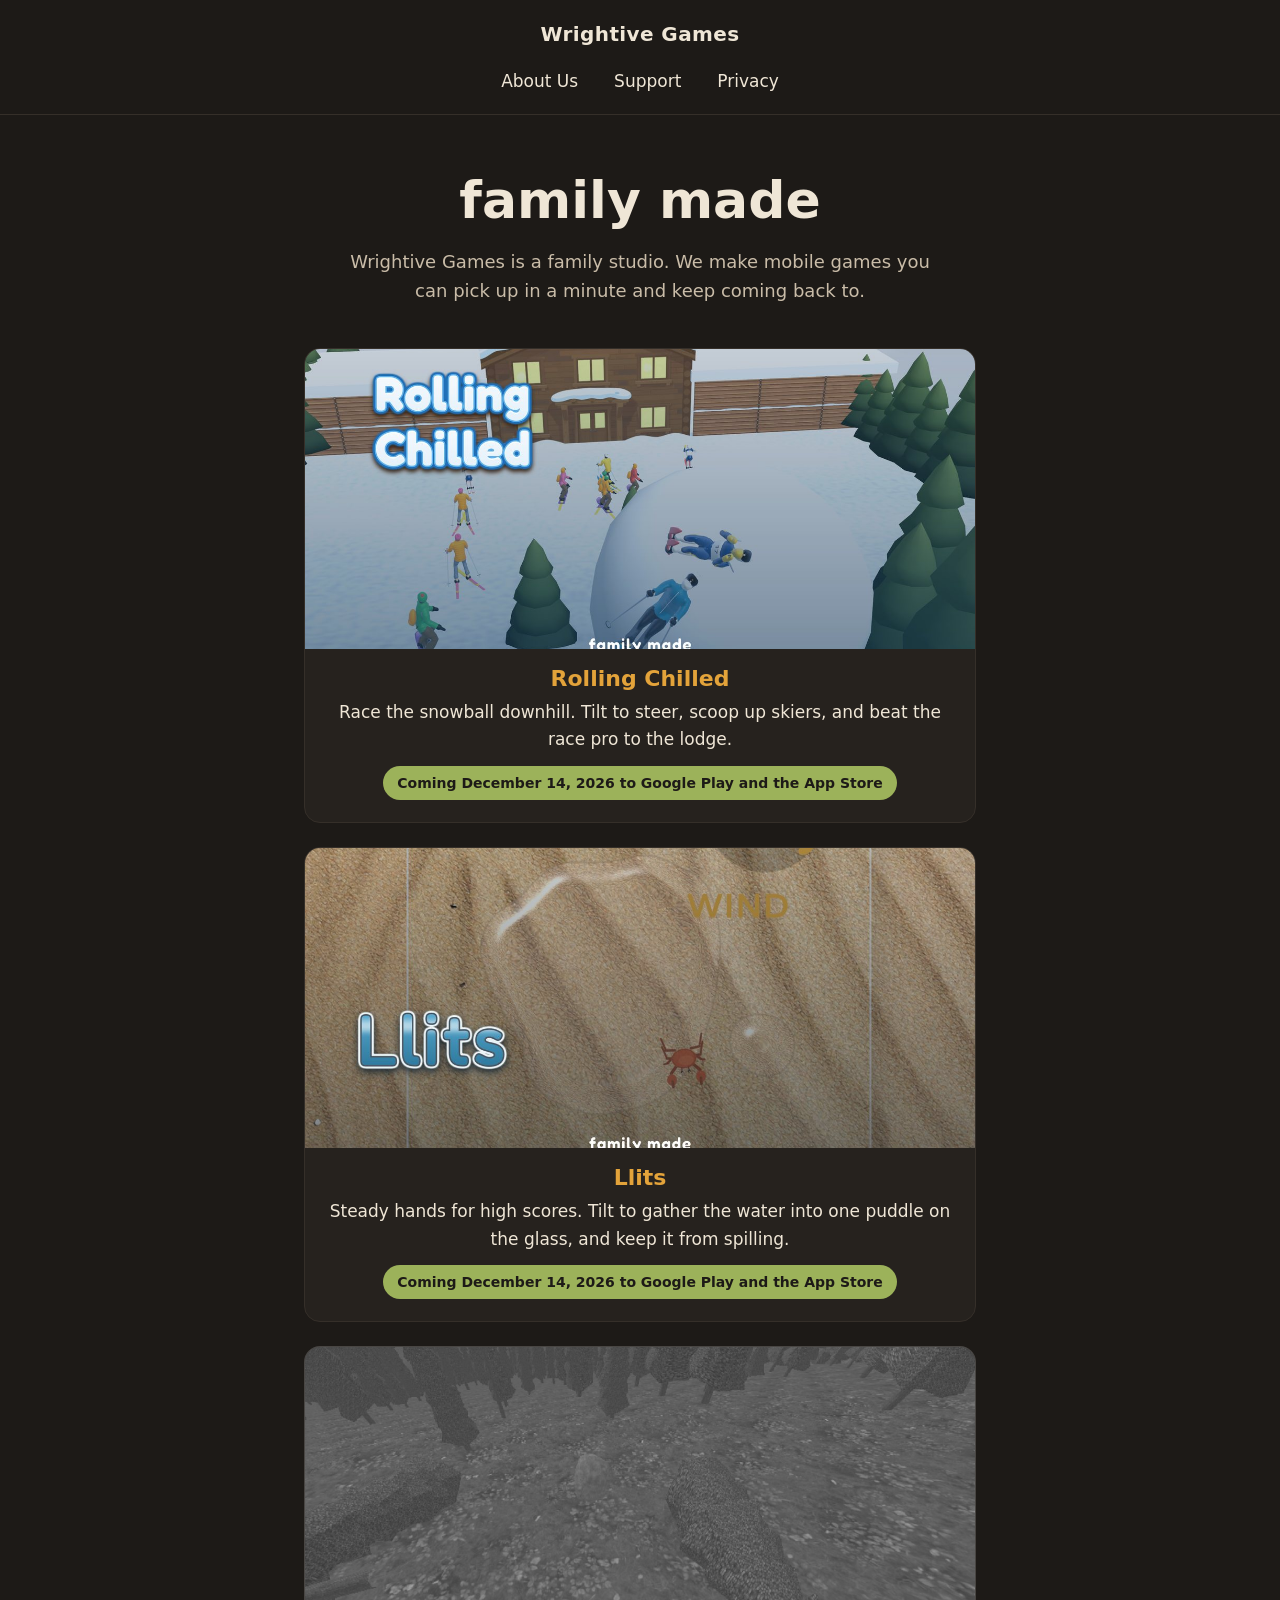
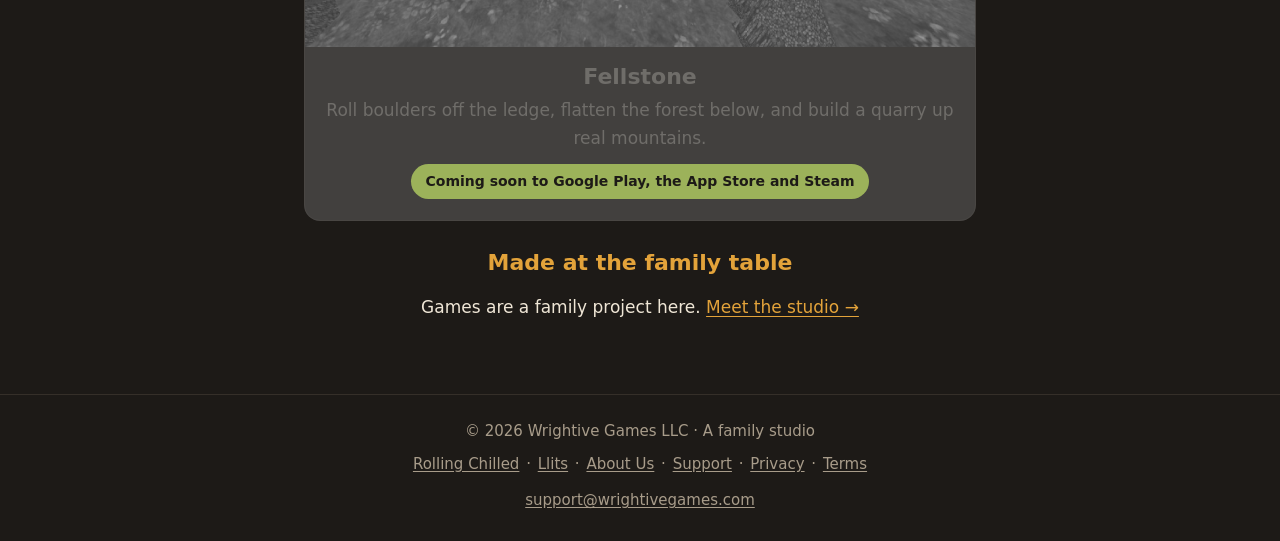
<file: index.html>
<!DOCTYPE html>
<html lang="en"><head><meta charset="utf-8"><meta name="viewport" content="width=device-width,initial-scale=1"><title>Wrightive Games | family made</title><meta name="description" content="Wrightive Games is a family studio making mobile games: Llits, Rolling Chilled and Fellstone."><link rel="icon" href="/favicon.svg" type="image/svg+xml"><link rel="canonical" href="https://wrightivegames.com/"><meta property="og:type" content="website"><meta property="og:site_name" content="Wrightive Games"><meta property="og:title" content="Wrightive Games | family made"><meta property="og:description" content="Wrightive Games is a family studio making mobile games: Llits, Rolling Chilled and Fellstone."><meta property="og:url" content="https://wrightivegames.com/"><meta property="og:image" content="https://wrightivegames.com/img/rollingchilled-keyart.jpg"><meta name="twitter:card" content="summary_large_image"><meta name="theme-color" content="#1d1a17"><link rel="stylesheet" href="/style.css"></head>
<body><a class="skip" href="#main">Skip to main content</a><header class="top"><a class="brand" href="/" aria-current="page">Wrightive Games</a><nav aria-label="Main"><ul><li><a href="/about/">About Us</a></li><li><a href="/support/">Support</a></li><li><a href="/privacy/">Privacy</a></li></ul></nav></header><main id="main">
<section class="hero"><h1>family made</h1><p>Wrightive Games is a family studio. We make mobile games you can pick up in a minute and keep coming back to.</p></section>
<section class="games">
<a class="card" href="/rollingchilled/"><img src="/img/rollingchilled-keyart.jpg" alt="Rolling Chilled: a huge snowball with skiers stuck to it rolling past the lodge"><div><h2>Rolling Chilled</h2><p>Race the snowball downhill. Tilt to steer, scoop up skiers, and beat the race pro to the lodge.</p><p class="badge">Coming December 14, 2026 to Google Play and the App Store</p></div>
<a class="card" href="/llits/"><img src="/img/llits-keyart.jpg" alt="Llits: a puddle of water on a glass lying on beach sand"><div><h2>Llits</h2><p>Steady hands for high scores. Tilt to gather the water into one puddle on the glass, and keep it from spilling.</p><p class="badge">Coming December 14, 2026 to Google Play and the App Store</p></div>
<div class="card card-off" aria-disabled="true"><img src="/img/fellstone-felled.jpg" alt="Fellstone: a boulder rolling downhill past trees it knocked over"><div><h2>Fellstone</h2><p>Roll boulders off the ledge, flatten the forest below, and build a quarry up real mountains.</p><p class="badge">Coming soon to Google Play, the App Store and Steam</p></div></a>
</section>
<section class="aboutline"><h2>Made at the family table</h2><p>Games are a family project here. <a href="/about/">Meet the studio &rarr;</a></p></section></main><footer><p>&copy; 2026 Wrightive Games LLC &middot; A family studio</p><nav aria-label="Footer"><p><a href="/rollingchilled/">Rolling Chilled</a> &middot; <a href="/llits/">Llits</a> &middot; <a href="/about/">About Us</a> &middot; <a href="/support/">Support</a> &middot; <a href="/privacy/">Privacy</a> &middot; <a href="/terms/">Terms</a></p></nav><p><a href="mailto:support@wrightivegames.com">support@wrightivegames.com</a></p></footer></body></html>
</file>
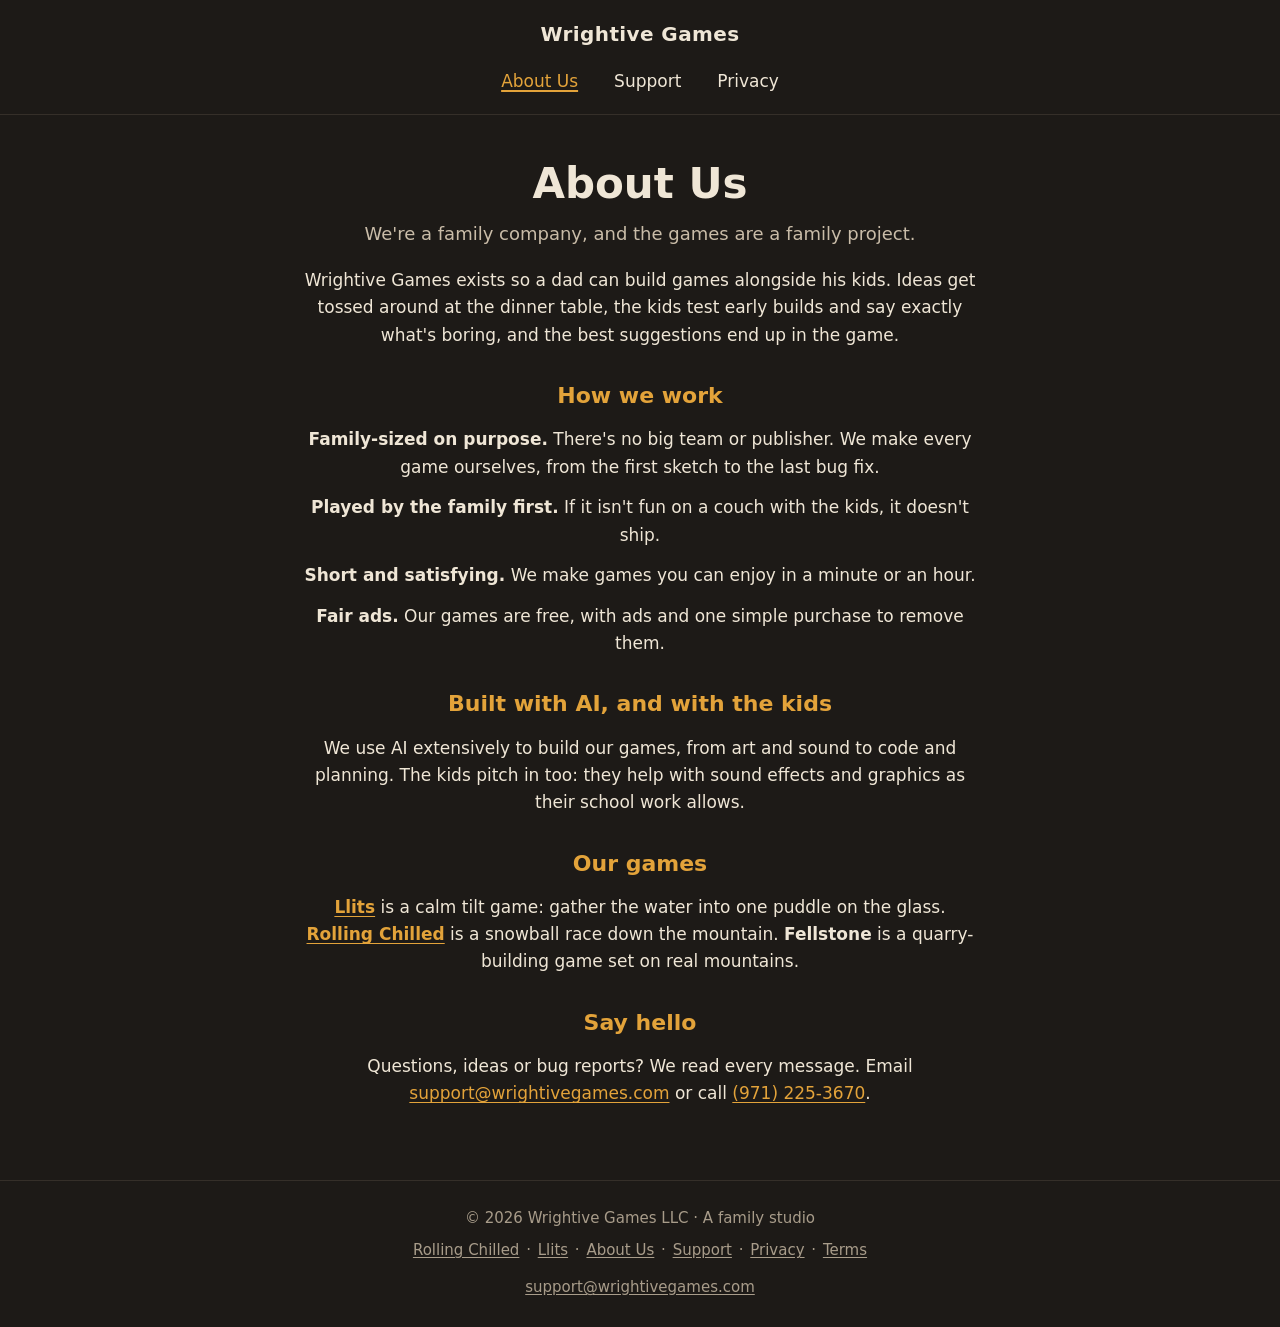
<file: about/index.html>
<!DOCTYPE html>
<html lang="en"><head><meta charset="utf-8"><meta name="viewport" content="width=device-width,initial-scale=1"><title>About Us | Wrightive Games</title><meta name="description" content="Wrightive Games is a family company that makes games with the kids."><link rel="icon" href="/favicon.svg" type="image/svg+xml"><link rel="canonical" href="https://wrightivegames.com/about/"><meta property="og:type" content="website"><meta property="og:site_name" content="Wrightive Games"><meta property="og:title" content="About Us | Wrightive Games"><meta property="og:description" content="Wrightive Games is a family company that makes games with the kids."><meta property="og:url" content="https://wrightivegames.com/about/"><meta property="og:image" content="https://wrightivegames.com/img/fellstone-rockslide.jpg"><meta name="twitter:card" content="summary_large_image"><meta name="theme-color" content="#1d1a17"><link rel="stylesheet" href="/style.css"></head>
<body><a class="skip" href="#main">Skip to main content</a><header class="top"><a class="brand" href="/">Wrightive Games</a><nav aria-label="Main"><ul><li><a href="/about/" aria-current="page">About Us</a></li><li><a href="/support/">Support</a></li><li><a href="/privacy/">Privacy</a></li></ul></nav></header><main id="main">
<h1>About Us</h1><p class="lead">We're a family company, and the games are a family project.</p>
<p>Wrightive Games exists so a dad can build games alongside his kids. Ideas get tossed around at the dinner table, the kids test early builds and say exactly what's boring, and the best suggestions end up in the game.</p>
<h2>How we work</h2>
<ul class="tick"><li><b>Family-sized on purpose.</b> There's no big team or publisher. We make every game ourselves, from the first sketch to the last bug fix.</li><li><b>Played by the family first.</b> If it isn't fun on a couch with the kids, it doesn't ship.</li><li><b>Short and satisfying.</b> We make games you can enjoy in a minute or an hour.</li><li><b>Fair ads.</b> Our games are free, with ads and one simple purchase to remove them.</li></ul>
<h2>Built with AI, and with the kids</h2>
<p>We use AI extensively to build our games, from art and sound to code and planning. The kids pitch in too: they help with sound effects and graphics as their school work allows.</p>
<h2>Our games</h2>
<p><a href="/llits/"><b>Llits</b></a> is a calm tilt game: gather the water into one puddle on the glass. <a href="/rollingchilled/"><b>Rolling Chilled</b></a> is a snowball race down the mountain. <b>Fellstone</b> is a quarry-building game set on real mountains.</p>
<h2>Say hello</h2>
<p>Questions, ideas or bug reports? We read every message. Email <a href="mailto:support@wrightivegames.com">support@wrightivegames.com</a> or call <a href="tel:+19712253670">(971) 225-3670</a>.</p></main><footer><p>&copy; 2026 Wrightive Games LLC &middot; A family studio</p><nav aria-label="Footer"><p><a href="/rollingchilled/">Rolling Chilled</a> &middot; <a href="/llits/">Llits</a> &middot; <a href="/about/">About Us</a> &middot; <a href="/support/">Support</a> &middot; <a href="/privacy/">Privacy</a> &middot; <a href="/terms/">Terms</a></p></nav><p><a href="mailto:support@wrightivegames.com">support@wrightivegames.com</a></p></footer></body></html>
</file>
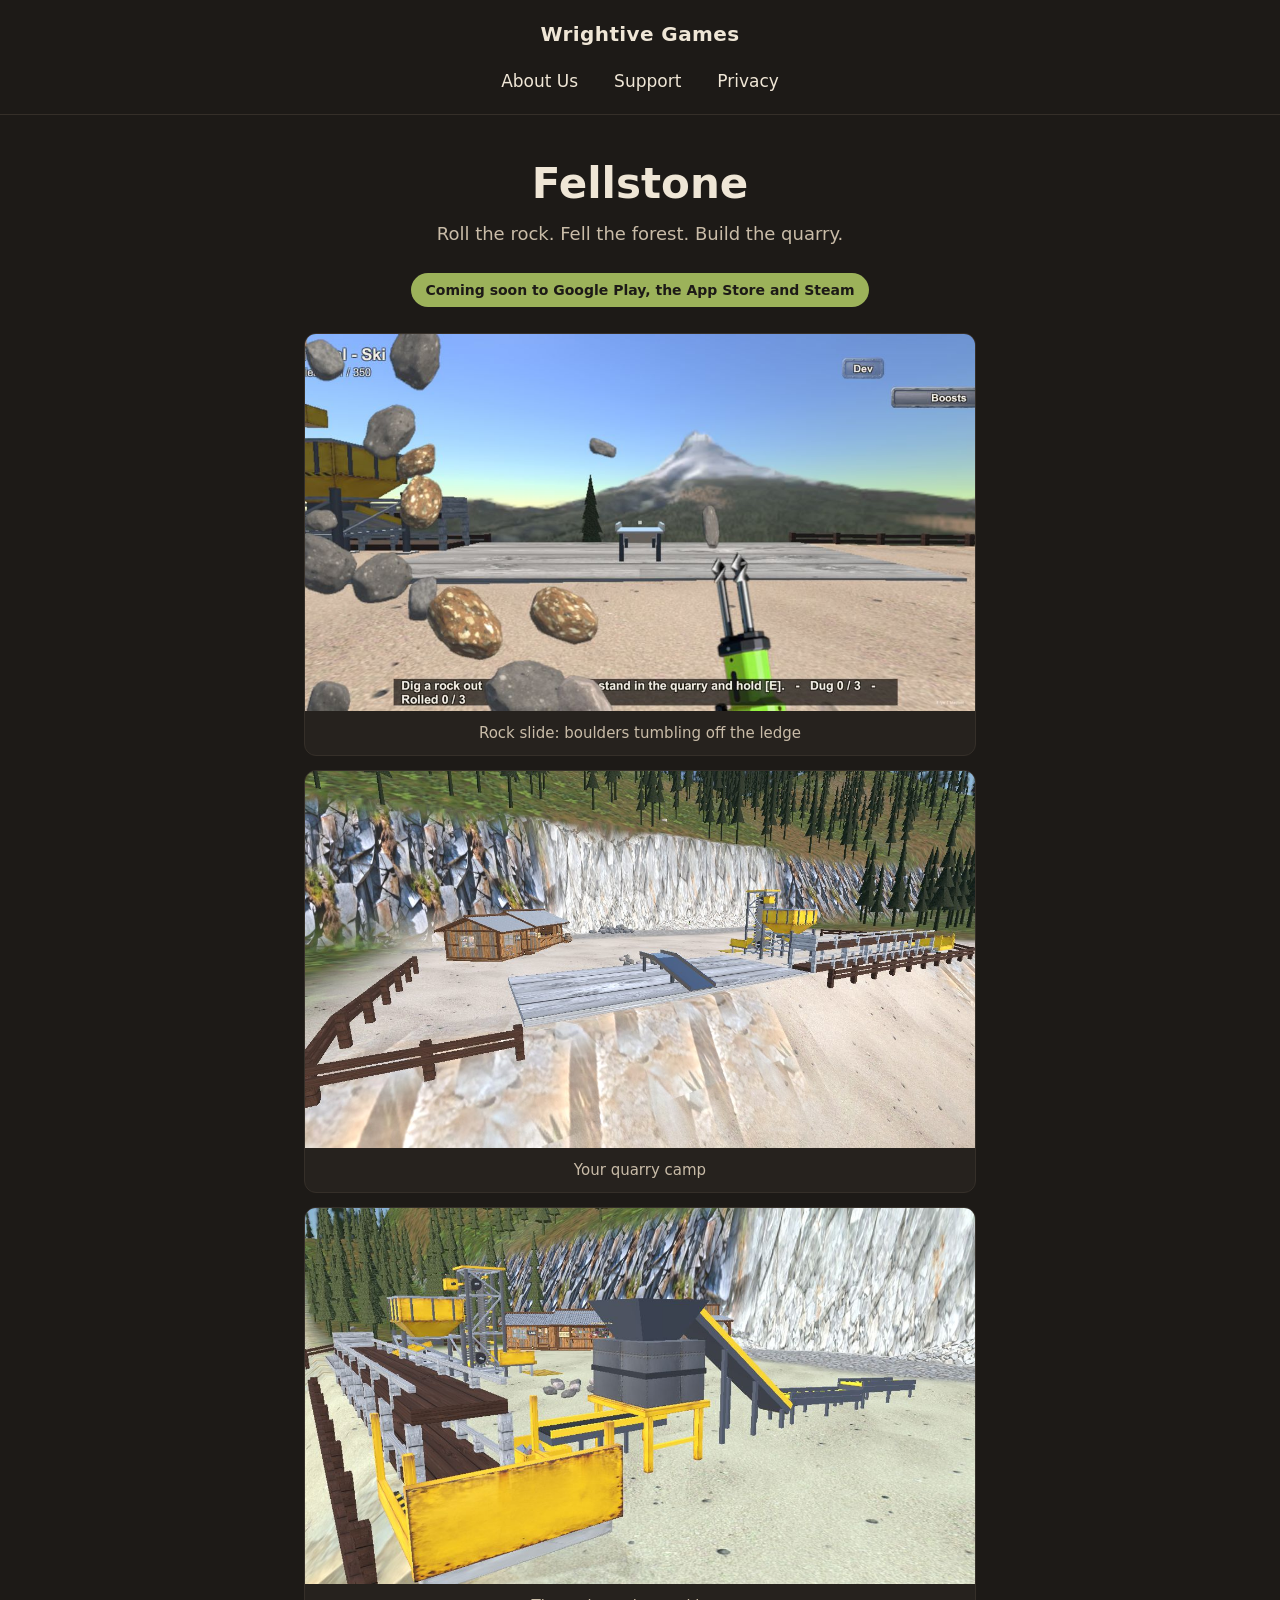
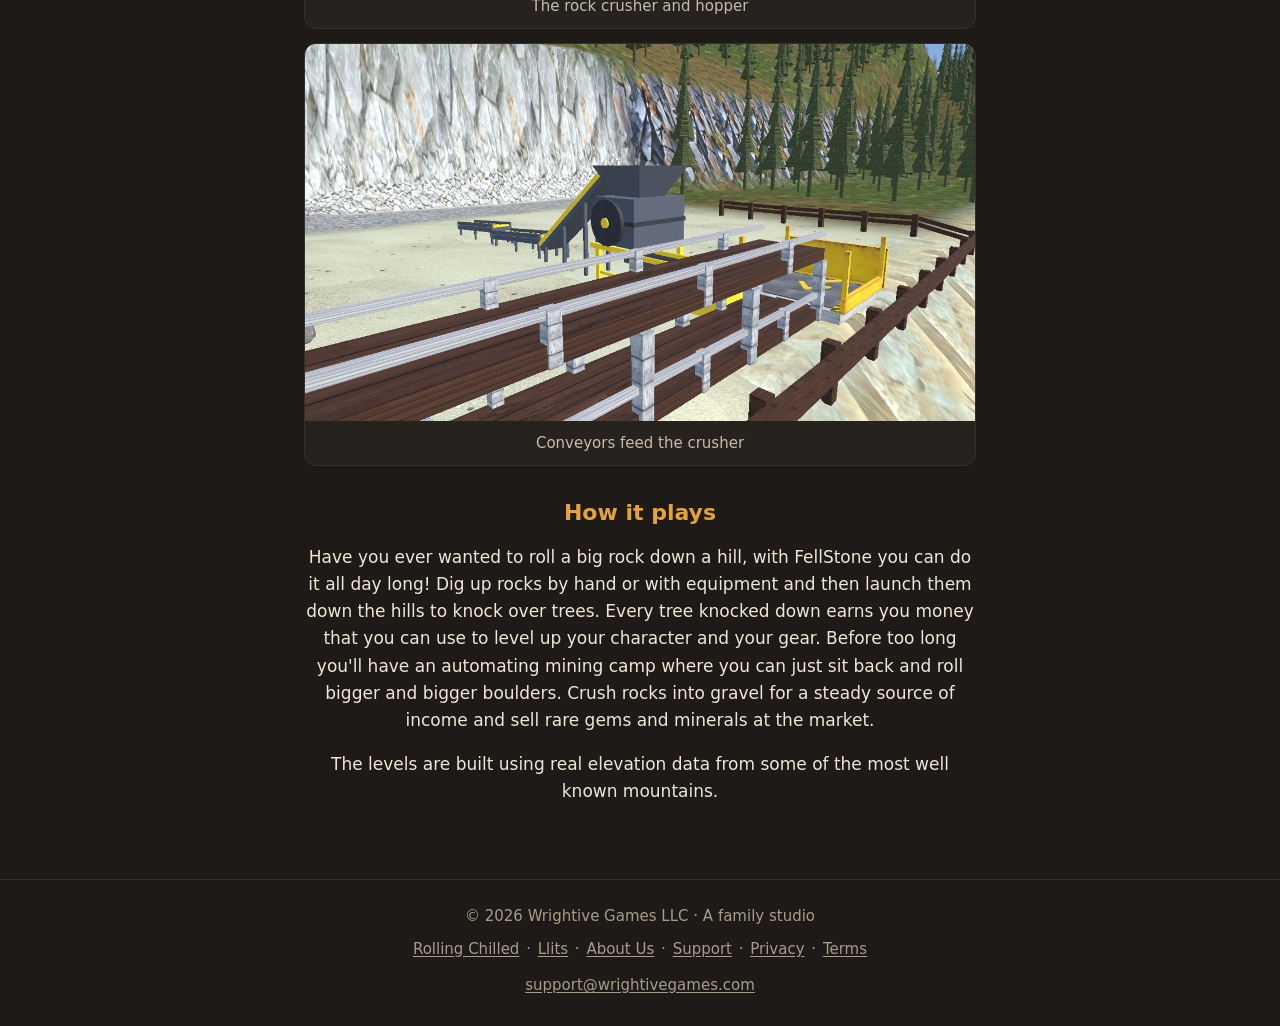
<file: fellstone/index.html>
<!DOCTYPE html>
<html lang="en"><head><meta charset="utf-8"><meta name="viewport" content="width=device-width,initial-scale=1"><meta name="robots" content="noindex, nofollow"><title>Fellstone | Wrightive Games</title><meta name="description" content="Fellstone: roll boulders, fell trees and build a quarry on real mountains."><link rel="icon" href="/favicon.svg" type="image/svg+xml"><link rel="canonical" href="https://wrightivegames.com/fellstone/"><meta property="og:type" content="website"><meta property="og:site_name" content="Wrightive Games"><meta property="og:title" content="Fellstone | Wrightive Games"><meta property="og:description" content="Fellstone: roll boulders, fell trees and build a quarry on real mountains."><meta property="og:url" content="https://wrightivegames.com/fellstone/"><meta property="og:image" content="https://wrightivegames.com/img/fellstone-rockslide.jpg"><meta name="twitter:card" content="summary_large_image"><meta name="theme-color" content="#1d1a17"><link rel="stylesheet" href="/style.css"></head>
<body><a class="skip" href="#main">Skip to main content</a><header class="top"><a class="brand" href="/">Wrightive Games</a><nav aria-label="Main"><ul><li><a href="/about/">About Us</a></li><li><a href="/support/">Support</a></li><li><a href="/privacy/">Privacy</a></li></ul></nav></header><main id="main">
<h1>Fellstone</h1><p class="lead">Roll the rock. Fell the forest. Build the quarry.</p><p class="badge">Coming soon to Google Play, the App Store and Steam</p>
<div class="gallery"><figure><img loading="lazy" src="/img/fellstone-rockslide.jpg" alt="A rock slide of boulders tumbling toward the slope"><figcaption>Rock slide: boulders tumbling off the ledge</figcaption></figure><figure><img loading="lazy" src="/img/fellstone-camp.jpg" alt="The quarry camp"><figcaption>Your quarry camp</figcaption></figure><figure><img loading="lazy" src="/img/fellstone-crusher.jpg" alt="Rock crusher with a yellow hopper and conveyors"><figcaption>The rock crusher and hopper</figcaption></figure><figure><img loading="lazy" src="/img/fellstone-crusher2.jpg" alt="Conveyor belts feeding the rock crusher"><figcaption>Conveyors feed the crusher</figcaption></figure></div>
<h2>How it plays</h2>
<p>Have you ever wanted to roll a big rock down a hill, with FellStone you can do it all day long! Dig up rocks by hand or with equipment and then launch them down the hills to knock over trees. Every tree knocked down earns you money that you can use to level up your character and your gear. Before too long you'll have an automating mining camp where you can just sit back and roll bigger and bigger boulders. Crush rocks into gravel for a steady source of income and sell rare gems and minerals at the market.</p>
<p>The levels are built using real elevation data from some of the most well known mountains.</p></main><footer><p>&copy; 2026 Wrightive Games LLC &middot; A family studio</p><nav aria-label="Footer"><p><a href="/rollingchilled/">Rolling Chilled</a> &middot; <a href="/llits/">Llits</a> &middot; <a href="/about/">About Us</a> &middot; <a href="/support/">Support</a> &middot; <a href="/privacy/">Privacy</a> &middot; <a href="/terms/">Terms</a></p></nav><p><a href="mailto:support@wrightivegames.com">support@wrightivegames.com</a></p></footer></body></html>
</file>
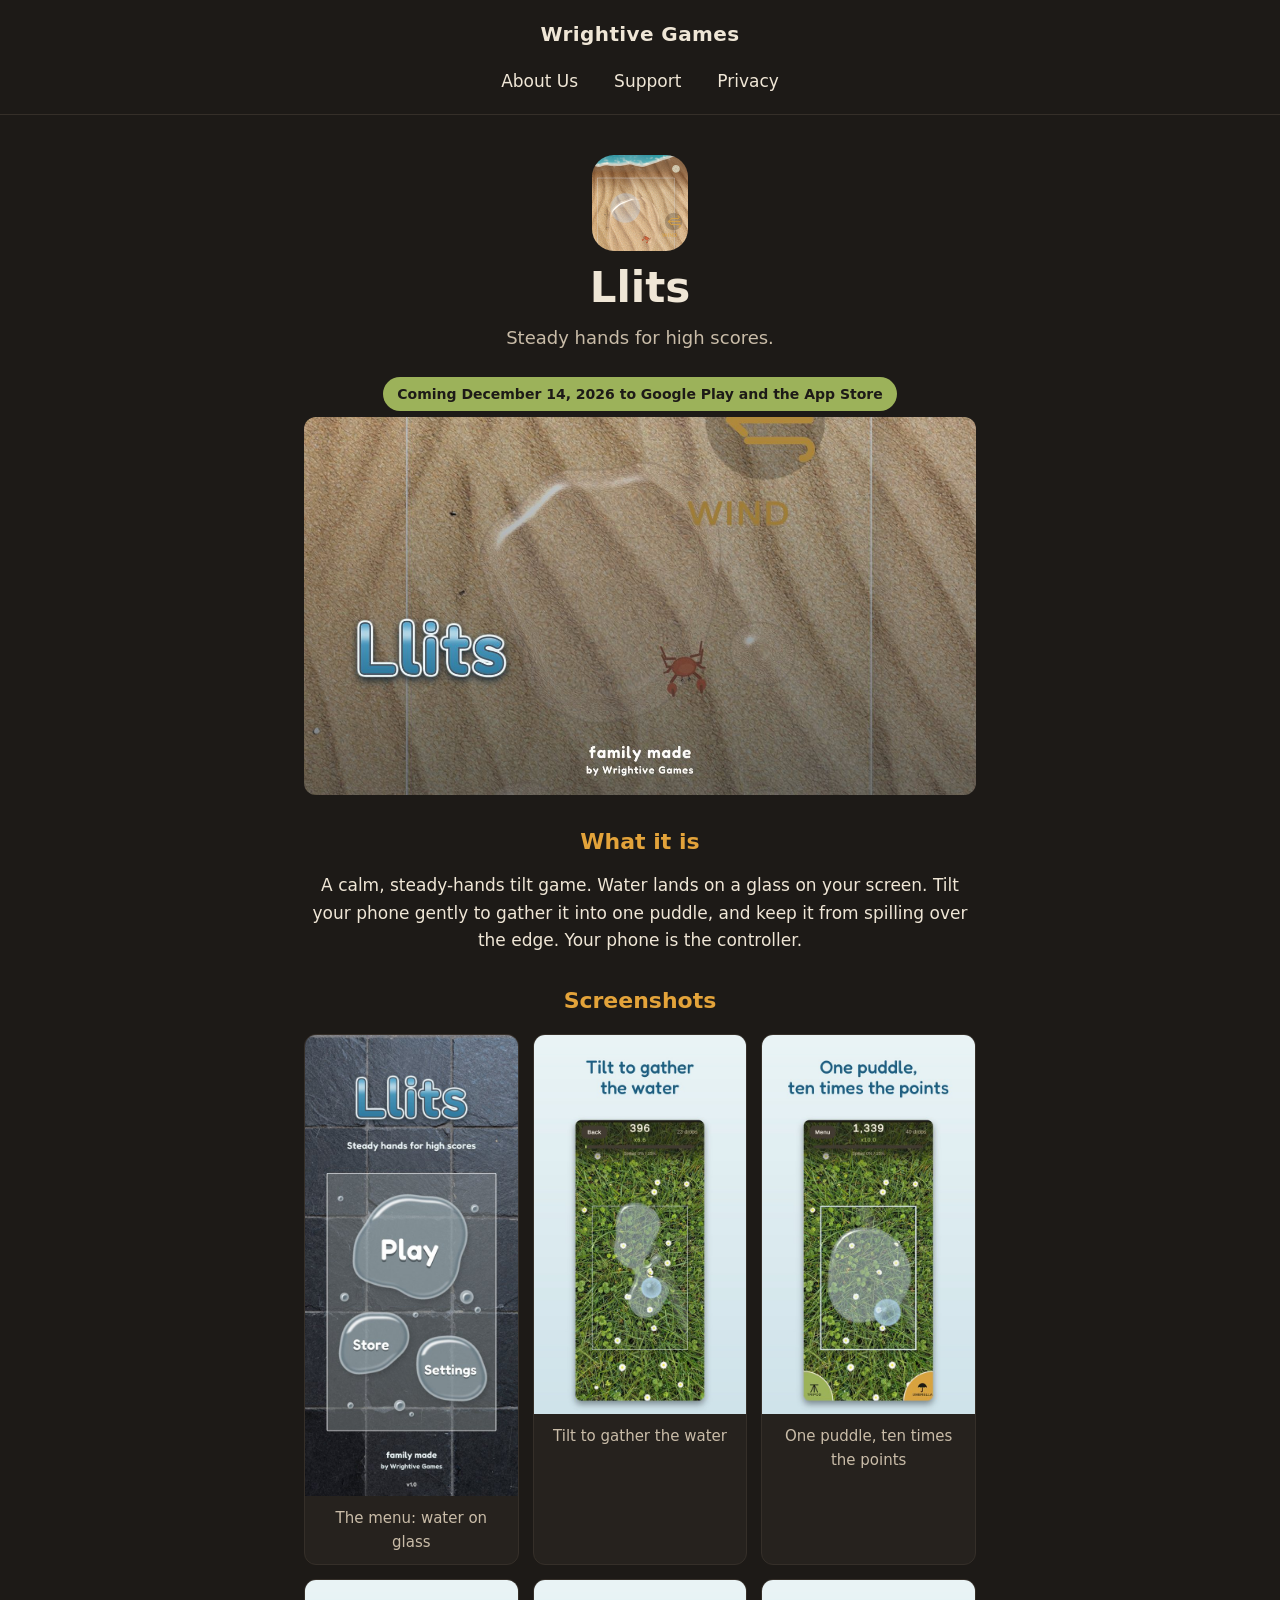
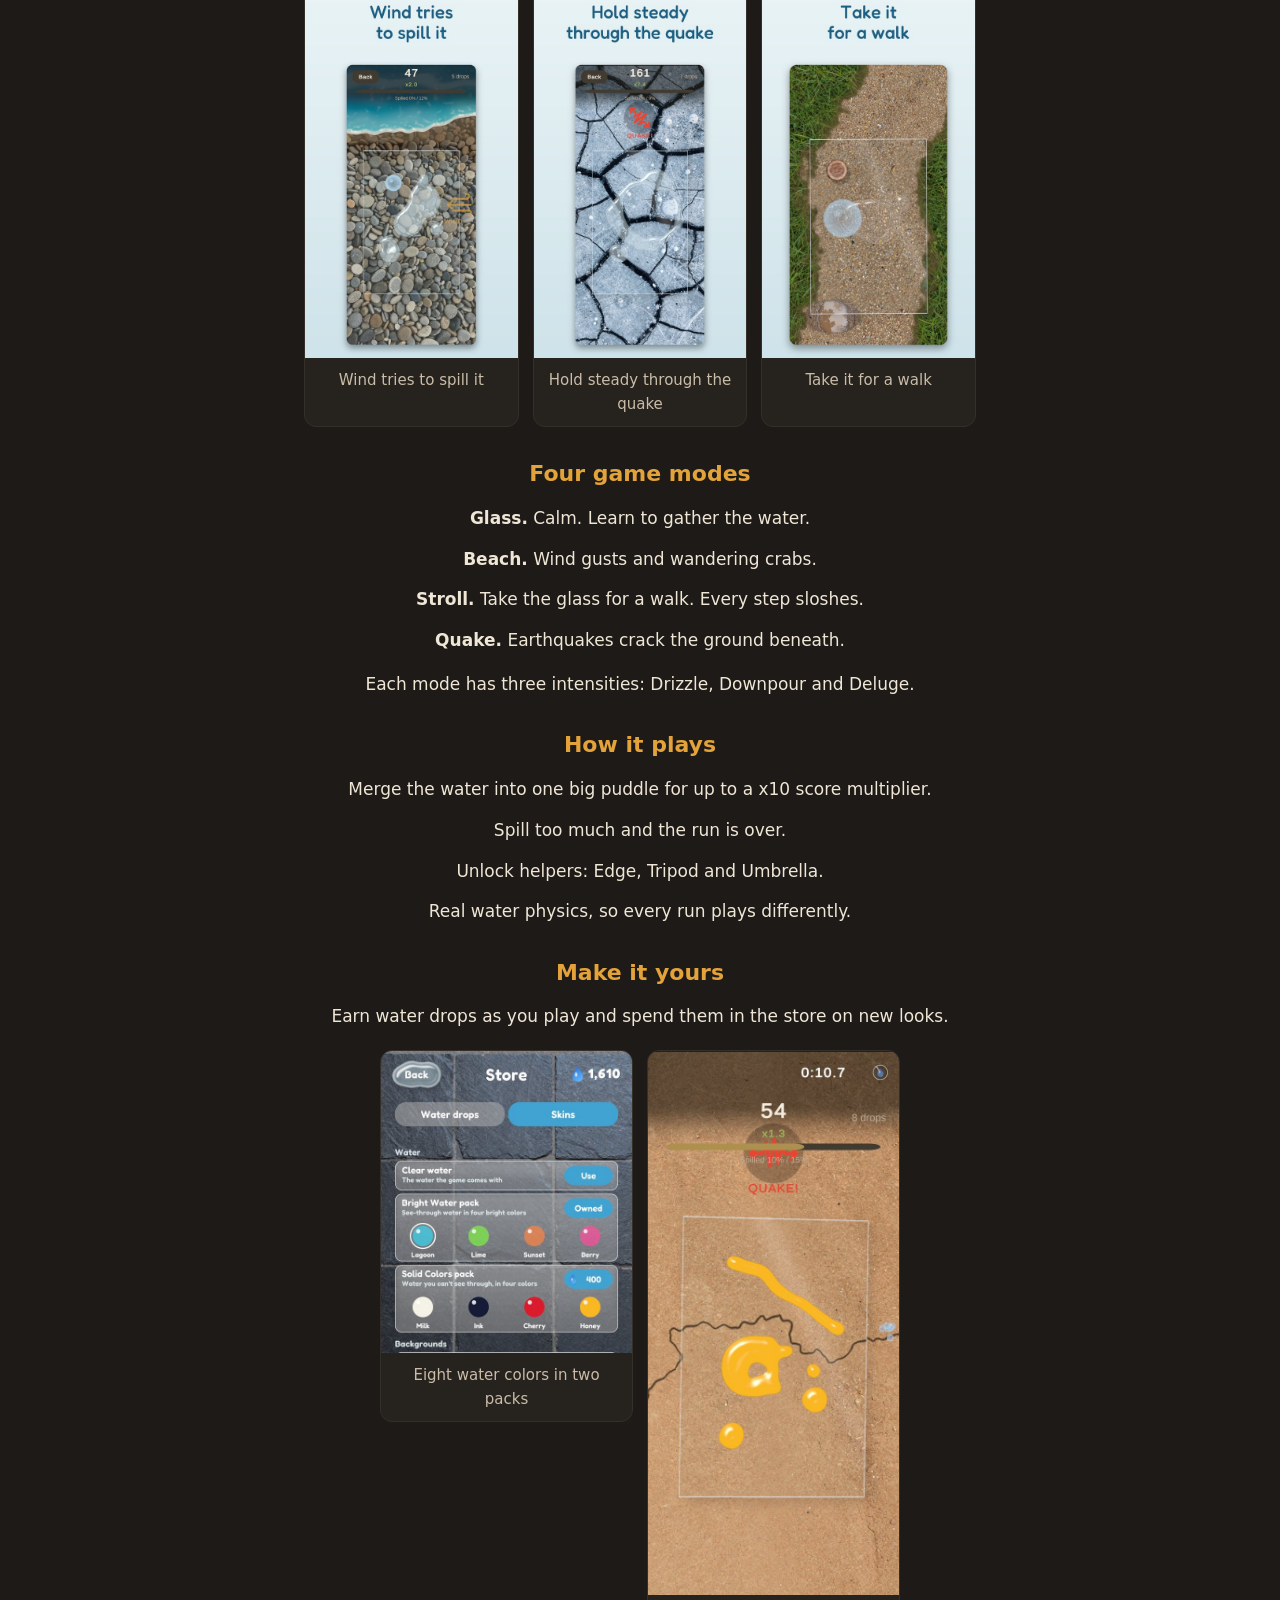
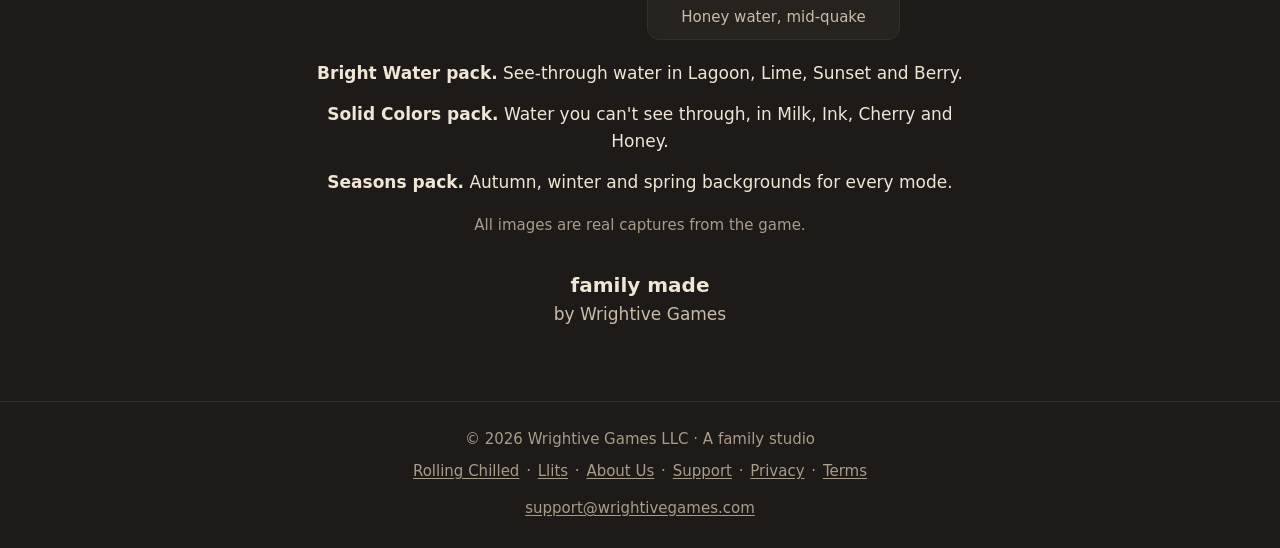
<file: llits/index.html>
<!DOCTYPE html>
<html lang="en"><head><meta charset="utf-8"><meta name="viewport" content="width=device-width,initial-scale=1"><title>Llits | Steady hands for high scores | Wrightive Games</title><meta name="description" content="Llits is a calm tilt game: gather the water into one puddle on the glass and keep it from spilling. Coming December 14, 2026 to Google Play and the App Store."><link rel="icon" href="/favicon.svg" type="image/svg+xml"><link rel="canonical" href="https://wrightivegames.com/llits/"><meta property="og:type" content="website"><meta property="og:site_name" content="Wrightive Games"><meta property="og:title" content="Llits | Steady hands for high scores | Wrightive Games"><meta property="og:description" content="Llits is a calm tilt game: gather the water into one puddle on the glass and keep it from spilling. Coming December 14, 2026 to Google Play and the App Store."><meta property="og:url" content="https://wrightivegames.com/llits/"><meta property="og:image" content="https://wrightivegames.com/img/llits-keyart.jpg"><meta name="twitter:card" content="summary_large_image"><meta name="theme-color" content="#1d1a17"><link rel="stylesheet" href="/style.css"></head>
<body><a class="skip" href="#main">Skip to main content</a><header class="top"><a class="brand" href="/">Wrightive Games</a><nav aria-label="Main"><ul><li><a href="/about/">About Us</a></li><li><a href="/support/">Support</a></li><li><a href="/privacy/">Privacy</a></li></ul></nav></header><main id="main">
<img class="ll-icon" src="/img/llits-icon.png" width="96" height="96" alt="Llits app icon: water on a glass over beach sand">
<h1>Llits</h1><p class="lead">Steady hands for high scores.</p><p class="badge">Coming December 14, 2026 to Google Play and the App Store</p>
<img class="wide" src="/img/llits-keyart.jpg" width="1280" height="720" alt="Llits: a puddle of water on a sheet of glass lying on beach sand, with a crab walking past">
<h2>What it is</h2>
<p>A calm, steady-hands tilt game. Water lands on a glass on your screen. Tilt your phone gently to gather it into one puddle, and keep it from spilling over the edge. Your phone is the controller.</p>
<h2>Screenshots</h2>
<div class="ll-shots">
<figure><img loading="lazy" src="/img/llits-menu.jpg" width="540" height="1170" alt="Llits main menu: Play, Store and Settings buttons drawn as puddles of water on a glass plate over slate tiles"><figcaption>The menu: water on glass</figcaption></figure>
<figure><img loading="lazy" src="/img/llits-shot-gather.jpg" width="540" height="960" alt="Tilt to gather the water: drops on glass over a meadow"><figcaption>Tilt to gather the water</figcaption></figure>
<figure><img loading="lazy" src="/img/llits-shot-puddle.jpg" width="540" height="960" alt="One puddle, ten times the points: a single large puddle with a x10 score multiplier"><figcaption>One puddle, ten times the points</figcaption></figure>
<figure><img loading="lazy" src="/img/llits-shot-wind.jpg" width="540" height="960" alt="Wind tries to spill it: water on glass on a pebble beach"><figcaption>Wind tries to spill it</figcaption></figure>
<figure><img loading="lazy" src="/img/llits-shot-quake.jpg" width="540" height="960" alt="Hold steady through the quake: water on glass over cracking ice"><figcaption>Hold steady through the quake</figcaption></figure>
<figure><img loading="lazy" src="/img/llits-shot-stroll.jpg" width="540" height="960" alt="Take it for a walk: the glass carried along a gravel path"><figcaption>Take it for a walk</figcaption></figure>
</div>
<h2>Four game modes</h2>
<ul class="tick">
<li><b>Glass.</b> Calm. Learn to gather the water.</li>
<li><b>Beach.</b> Wind gusts and wandering crabs.</li>
<li><b>Stroll.</b> Take the glass for a walk. Every step sloshes.</li>
<li><b>Quake.</b> Earthquakes crack the ground beneath.</li>
</ul>
<p>Each mode has three intensities: Drizzle, Downpour and Deluge.</p>
<h2>How it plays</h2>
<ul class="tick">
<li>Merge the water into one big puddle for up to a x10 score multiplier.</li>
<li>Spill too much and the run is over.</li>
<li>Unlock helpers: Edge, Tripod and Umbrella.</li>
<li>Real water physics, so every run plays differently.</li>
</ul>
<h2>Make it yours</h2>
<p>Earn water drops as you play and spend them in the store on new looks.</p>
<div class="ll-shots two">
<figure><img loading="lazy" src="/img/llits-skins.jpg" width="540" height="650" alt="The Llits store skins page: Clear water, the Bright Water pack with Lagoon, Lime, Sunset and Berry, and the Solid Colors pack with Milk, Ink, Cherry and Honey"><figcaption>Eight water colors in two packs</figcaption></figure>
<figure><img loading="lazy" src="/img/llits-water-honey.jpg" width="540" height="1170" alt="Honey-colored solid water on the glass during an earthquake"><figcaption>Honey water, mid-quake</figcaption></figure>
</div>
<ul class="tick">
<li><b>Bright Water pack.</b> See-through water in Lagoon, Lime, Sunset and Berry.</li>
<li><b>Solid Colors pack.</b> Water you can't see through, in Milk, Ink, Cherry and Honey.</li>
<li><b>Seasons pack.</b> Autumn, winter and spring backgrounds for every mode.</li>
</ul>
<p class="small">All images are real captures from the game.</p>
<p class="ll-made"><b>family made</b><br>by Wrightive Games</p>
</main><footer><p>&copy; 2026 Wrightive Games LLC &middot; A family studio</p><nav aria-label="Footer"><p><a href="/rollingchilled/">Rolling Chilled</a> &middot; <a href="/llits/">Llits</a> &middot; <a href="/about/">About Us</a> &middot; <a href="/support/">Support</a> &middot; <a href="/privacy/">Privacy</a> &middot; <a href="/terms/">Terms</a></p></nav><p><a href="mailto:support@wrightivegames.com">support@wrightivegames.com</a></p></footer></body></html>
</file>
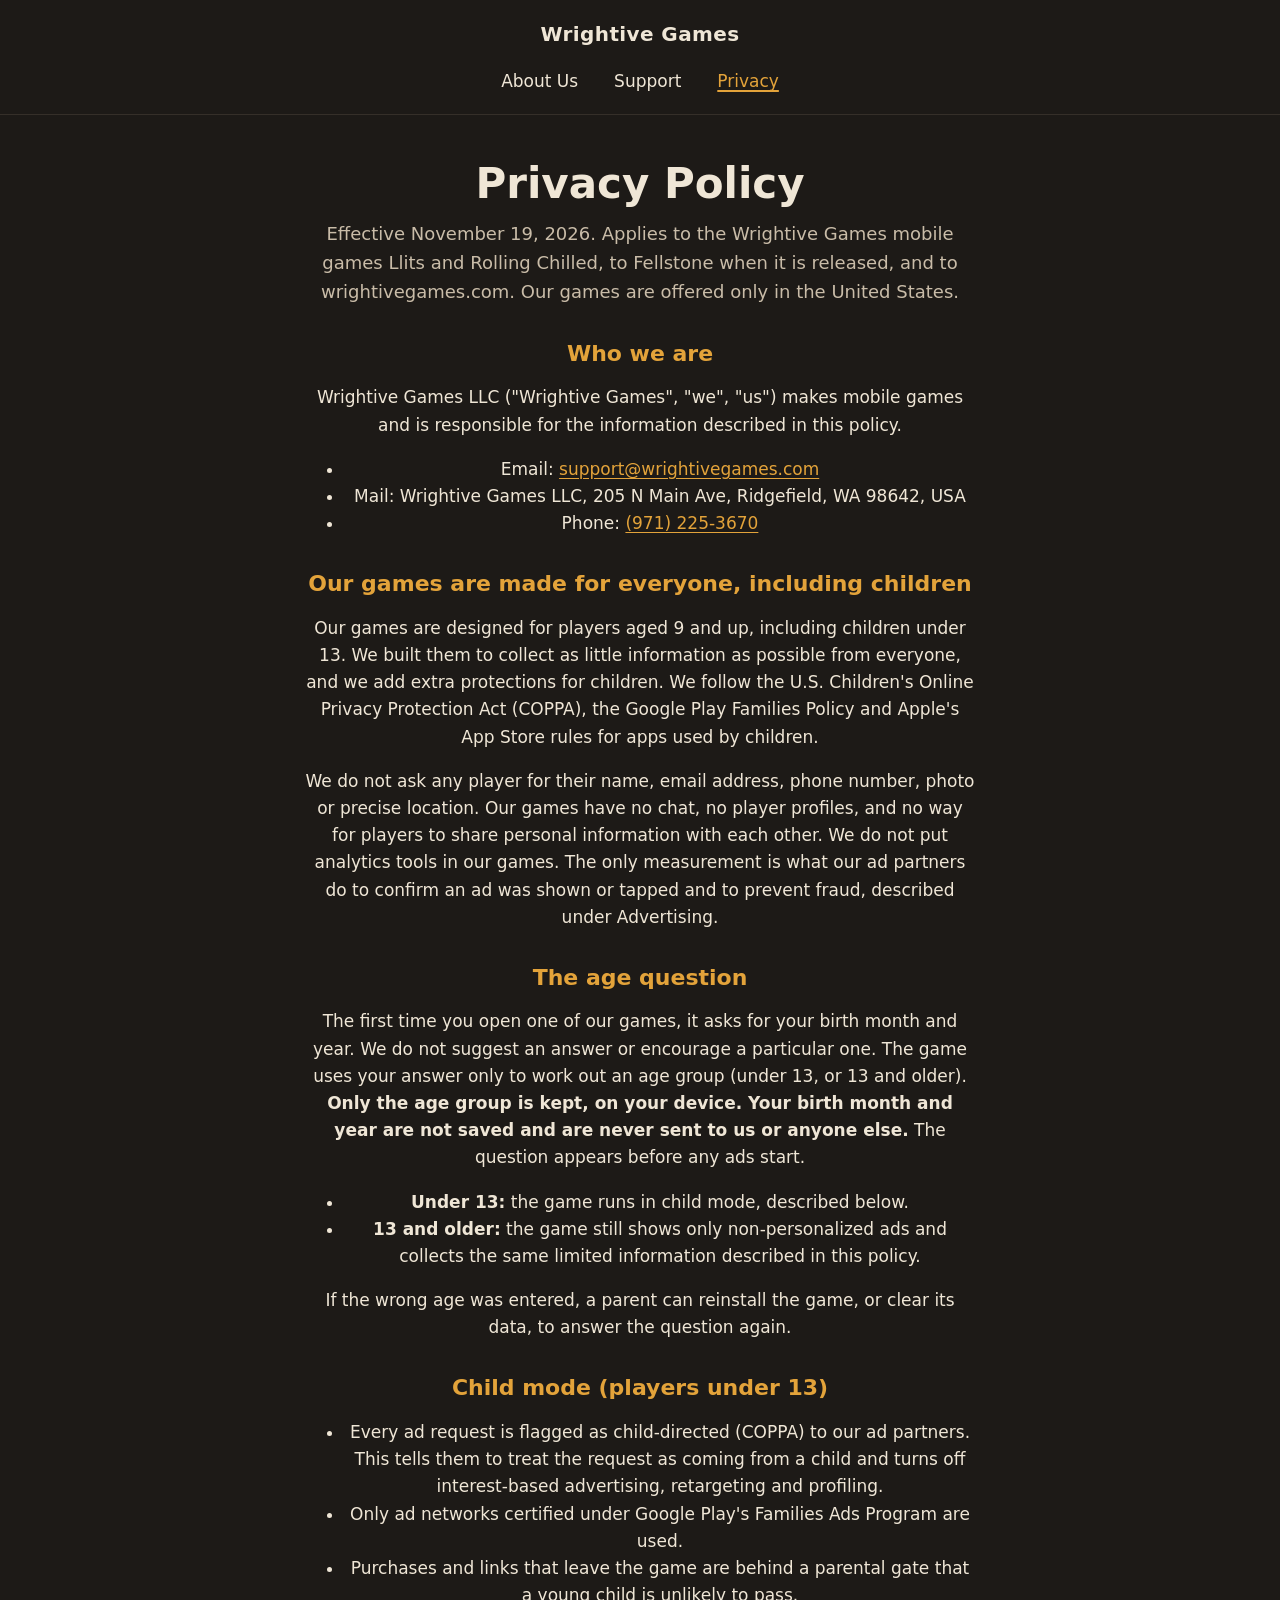
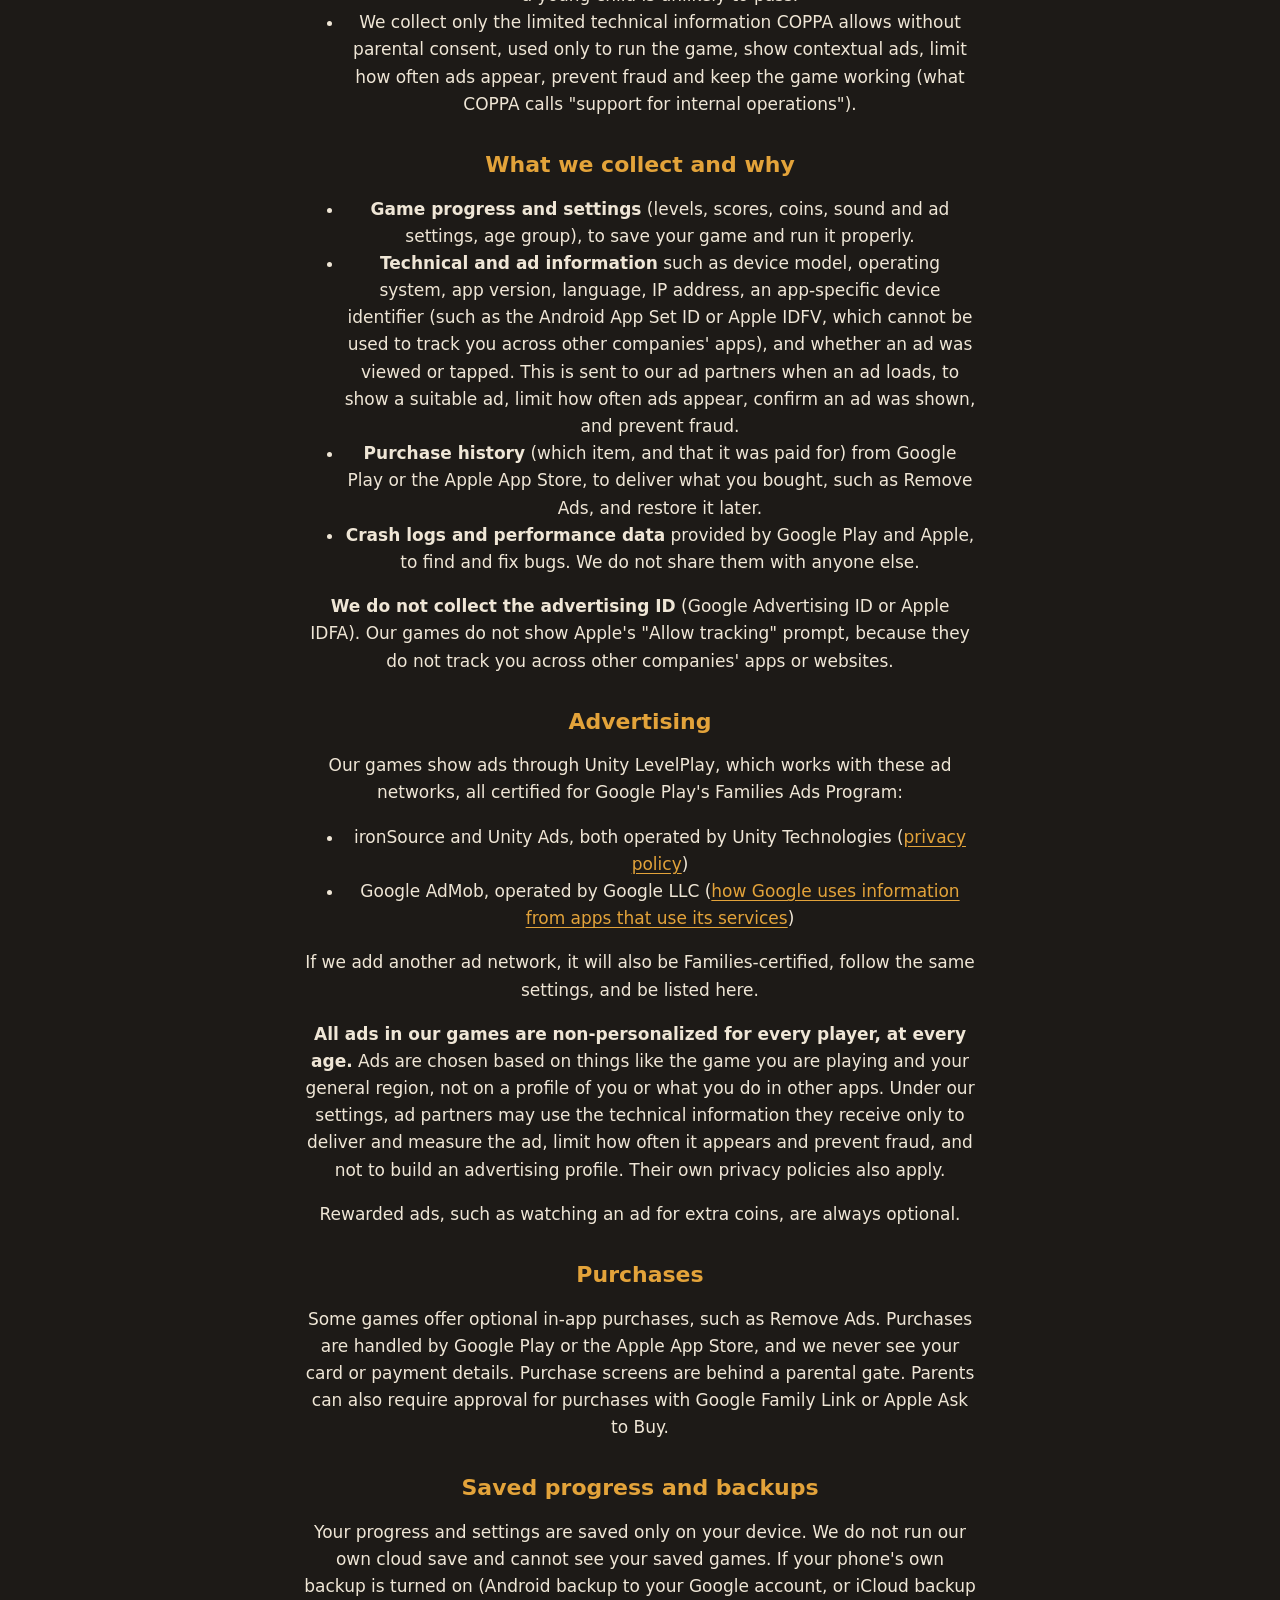
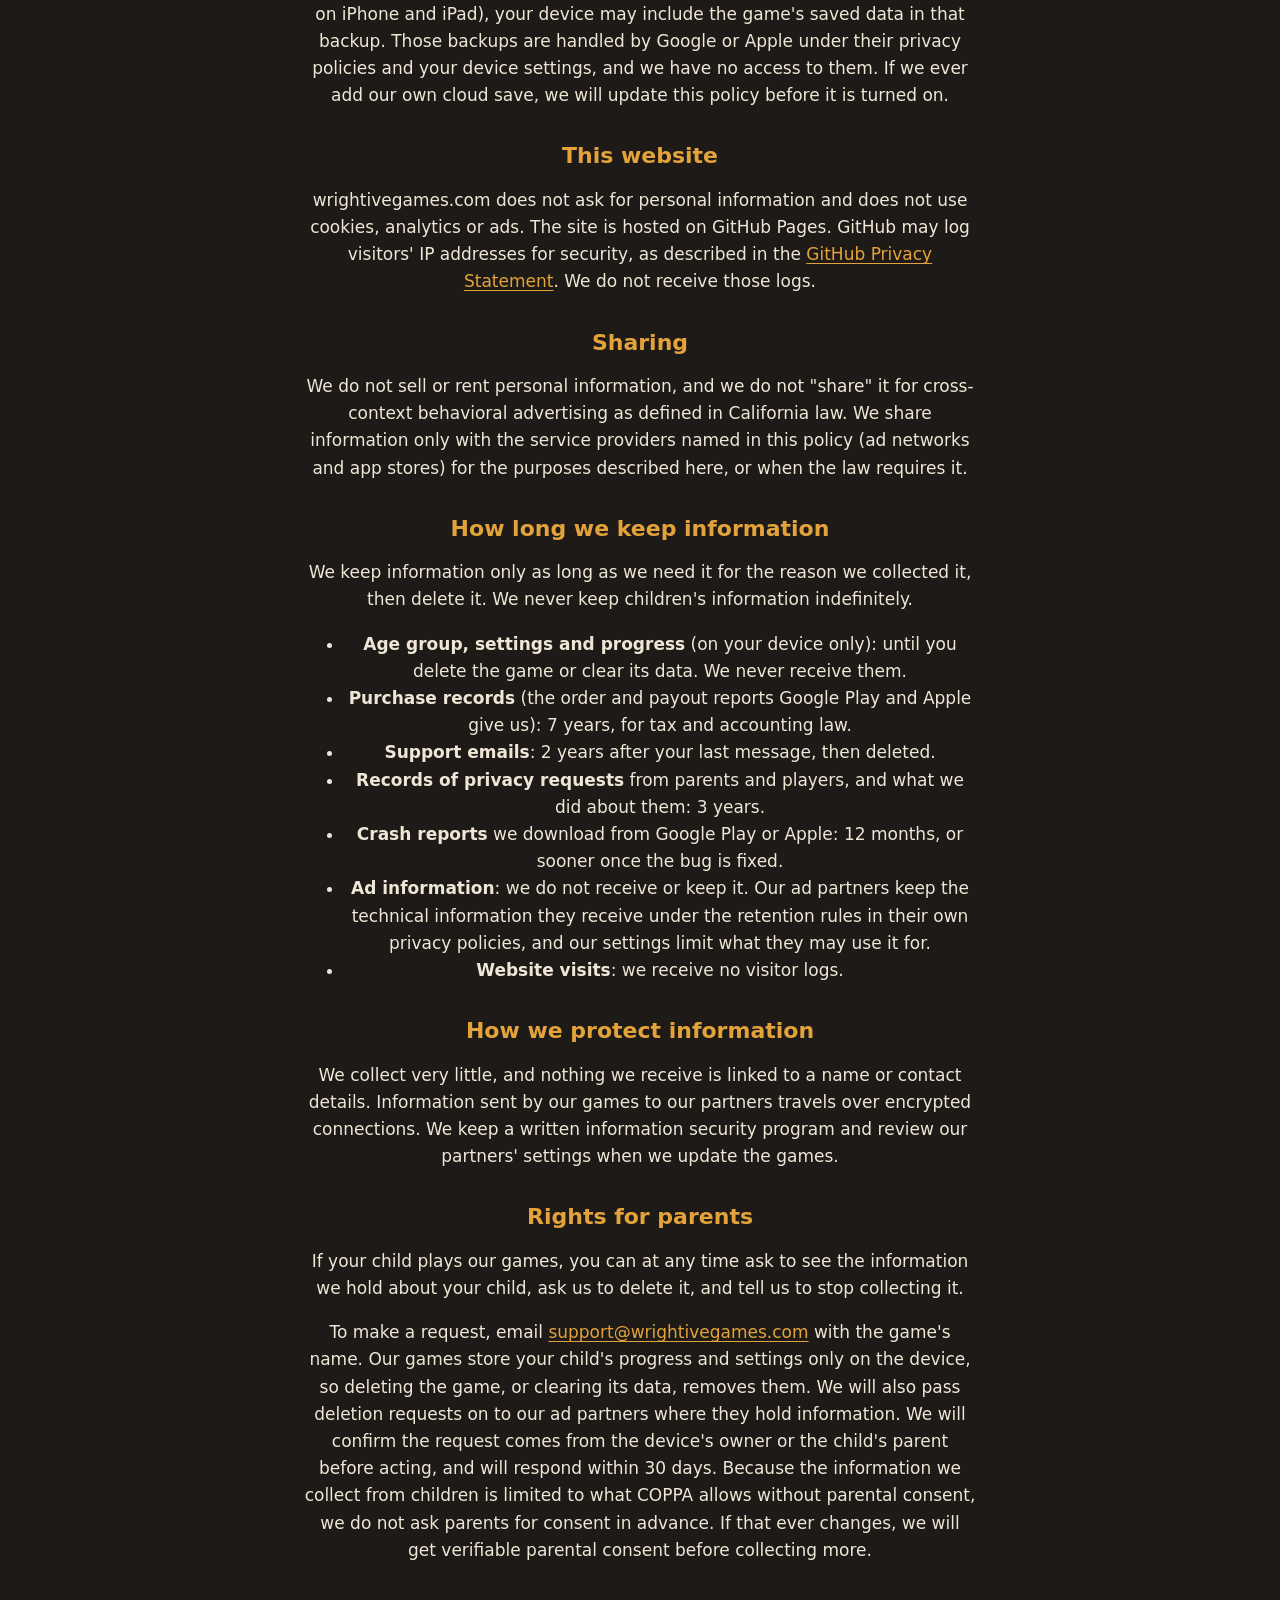
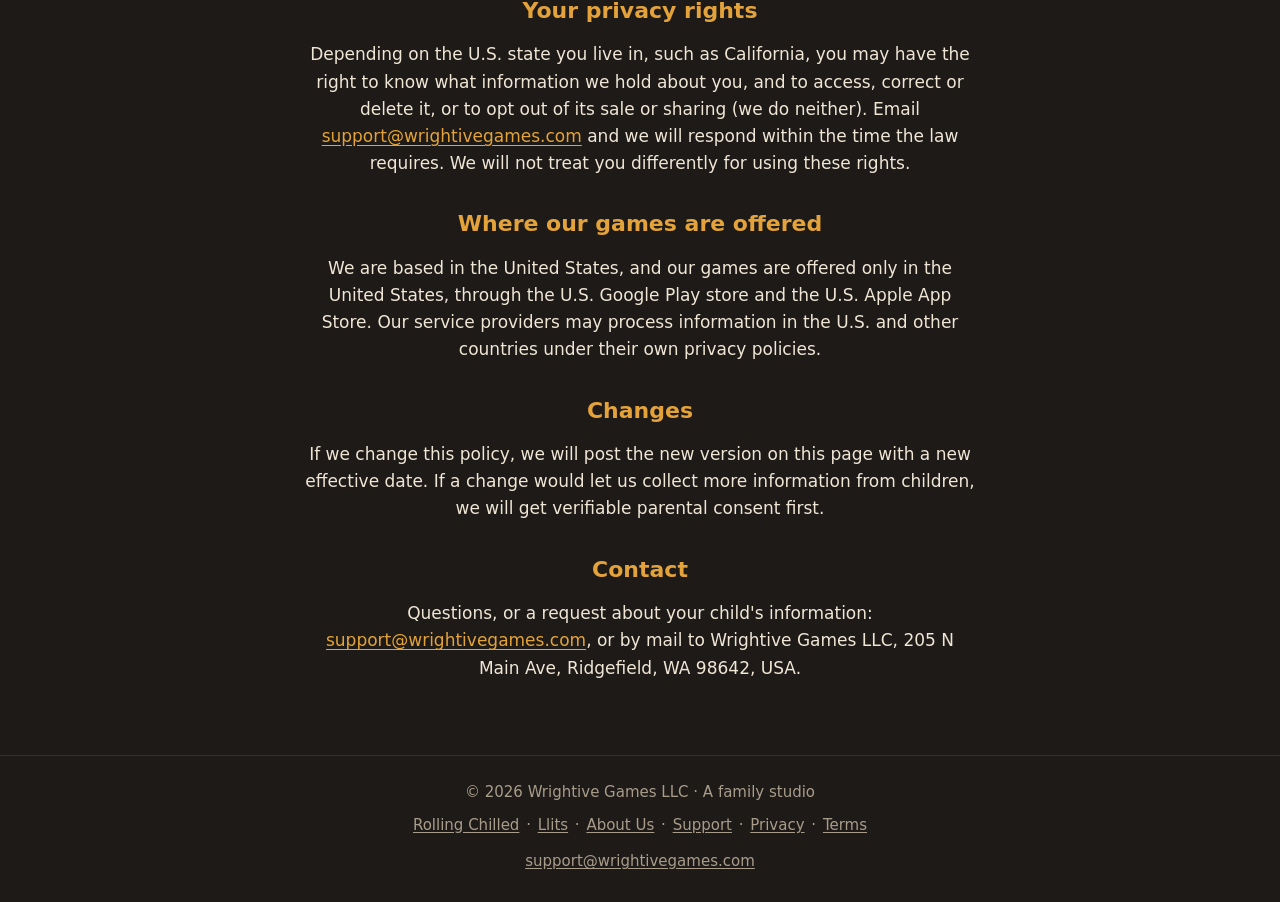
<file: privacy/index.html>
<!DOCTYPE html>
<html lang="en"><head><meta charset="utf-8"><meta name="viewport" content="width=device-width,initial-scale=1">
<title>Privacy Policy | Wrightive Games</title><meta name="description" content="How Wrightive Games protects players of all ages, including children under 13."><link rel="icon" href="/favicon.svg" type="image/svg+xml"><link rel="canonical" href="https://wrightivegames.com/privacy/"><meta property="og:type" content="website"><meta property="og:site_name" content="Wrightive Games"><meta property="og:title" content="Privacy Policy | Wrightive Games"><meta property="og:description" content="How Wrightive Games protects players of all ages, including children under 13."><meta property="og:url" content="https://wrightivegames.com/privacy/"><meta property="og:image" content="https://wrightivegames.com/img/fellstone-rockslide.jpg"><meta name="twitter:card" content="summary_large_image"><meta name="theme-color" content="#1d1a17"><link rel="stylesheet" href="/style.css"></head>
<body><a class="skip" href="#main">Skip to main content</a><header class="top"><a class="brand" href="/">Wrightive Games</a><nav aria-label="Main"><ul><li><a href="/about/">About Us</a></li><li><a href="/support/">Support</a></li><li><a href="/privacy/" aria-current="page">Privacy</a></li></ul></nav></header><main id="main">
<h1>Privacy Policy</h1><p class="lead">Effective November 19, 2026. Applies to the Wrightive Games mobile games Llits and Rolling Chilled, to Fellstone when it is released, and to wrightivegames.com. Our games are offered only in the United States.</p>
<h2>Who we are</h2><p>Wrightive Games LLC ("Wrightive Games", "we", "us") makes mobile games and is responsible for the information described in this policy.</p>
<ul><li>Email: <a href="mailto:support@wrightivegames.com">support@wrightivegames.com</a></li><li>Mail: Wrightive Games LLC, 205 N Main Ave, Ridgefield, WA 98642, USA</li><li>Phone: <a href="tel:+19712253670">(971) 225-3670</a></li></ul>
<h2>Our games are made for everyone, including children</h2><p>Our games are designed for players aged 9 and up, including children under 13. We built them to collect as little information as possible from everyone, and we add extra protections for children. We follow the U.S. Children's Online Privacy Protection Act (COPPA), the Google Play Families Policy and Apple's App Store rules for apps used by children.</p>
<p>We do not ask any player for their name, email address, phone number, photo or precise location. Our games have no chat, no player profiles, and no way for players to share personal information with each other. We do not put analytics tools in our games. The only measurement is what our ad partners do to confirm an ad was shown or tapped and to prevent fraud, described under Advertising.</p>
<h2>The age question</h2><p>The first time you open one of our games, it asks for your birth month and year. We do not suggest an answer or encourage a particular one. The game uses your answer only to work out an age group (under 13, or 13 and older). <strong>Only the age group is kept, on your device. Your birth month and year are not saved and are never sent to us or anyone else.</strong> The question appears before any ads start.</p>
<ul><li><strong>Under 13:</strong> the game runs in child mode, described below.</li><li><strong>13 and older:</strong> the game still shows only non-personalized ads and collects the same limited information described in this policy.</li></ul>
<p>If the wrong age was entered, a parent can reinstall the game, or clear its data, to answer the question again.</p>
<h2>Child mode (players under 13)</h2><ul>
<li>Every ad request is flagged as child-directed (COPPA) to our ad partners. This tells them to treat the request as coming from a child and turns off interest-based advertising, retargeting and profiling.</li>
<li>Only ad networks certified under Google Play's Families Ads Program are used.</li>
<li>Purchases and links that leave the game are behind a parental gate that a young child is unlikely to pass.</li>
<li>We collect only the limited technical information COPPA allows without parental consent, used only to run the game, show contextual ads, limit how often ads appear, prevent fraud and keep the game working (what COPPA calls "support for internal operations").</li></ul>
<h2>What we collect and why</h2><ul>
<li><strong>Game progress and settings</strong> (levels, scores, coins, sound and ad settings, age group), to save your game and run it properly.</li>
<li><strong>Technical and ad information</strong> such as device model, operating system, app version, language, IP address, an app-specific device identifier (such as the Android App Set ID or Apple IDFV, which cannot be used to track you across other companies' apps), and whether an ad was viewed or tapped. This is sent to our ad partners when an ad loads, to show a suitable ad, limit how often ads appear, confirm an ad was shown, and prevent fraud.</li>
<li><strong>Purchase history</strong> (which item, and that it was paid for) from Google Play or the Apple App Store, to deliver what you bought, such as Remove Ads, and restore it later.</li>
<li><strong>Crash logs and performance data</strong> provided by Google Play and Apple, to find and fix bugs. We do not share them with anyone else.</li></ul>
<p><strong>We do not collect the advertising ID</strong> (Google Advertising ID or Apple IDFA). Our games do not show Apple's "Allow tracking" prompt, because they do not track you across other companies' apps or websites.</p>
<h2>Advertising</h2><p>Our games show ads through Unity LevelPlay, which works with these ad networks, all certified for Google Play's Families Ads Program:</p>
<ul><li>ironSource and Unity Ads, both operated by Unity Technologies (<a href="https://unity.com/legal/game-player-and-app-user-privacy-policy">privacy policy</a>)</li><li>Google AdMob, operated by Google LLC (<a href="https://policies.google.com/technologies/partner-sites">how Google uses information from apps that use its services</a>)</li></ul><p>If we add another ad network, it will also be Families-certified, follow the same settings, and be listed here.</p>
<p><strong>All ads in our games are non-personalized for every player, at every age.</strong> Ads are chosen based on things like the game you are playing and your general region, not on a profile of you or what you do in other apps. Under our settings, ad partners may use the technical information they receive only to deliver and measure the ad, limit how often it appears and prevent fraud, and not to build an advertising profile. Their own privacy policies also apply.</p>
<p>Rewarded ads, such as watching an ad for extra coins, are always optional.</p>
<h2>Purchases</h2><p>Some games offer optional in-app purchases, such as Remove Ads. Purchases are handled by Google Play or the Apple App Store, and we never see your card or payment details. Purchase screens are behind a parental gate. Parents can also require approval for purchases with Google Family Link or Apple Ask to Buy.</p>
<h2>Saved progress and backups</h2><p>Your progress and settings are saved only on your device. We do not run our own cloud save and cannot see your saved games. If your phone's own backup is turned on (Android backup to your Google account, or iCloud backup on iPhone and iPad), your device may include the game's saved data in that backup. Those backups are handled by Google or Apple under their privacy policies and your device settings, and we have no access to them. If we ever add our own cloud save, we will update this policy before it is turned on.</p>
<h2>This website</h2><p>wrightivegames.com does not ask for personal information and does not use cookies, analytics or ads. The site is hosted on GitHub Pages. GitHub may log visitors' IP addresses for security, as described in the <a href="https://docs.github.com/en/site-policy/privacy-policies/github-general-privacy-statement">GitHub Privacy Statement</a>. We do not receive those logs.</p>
<h2>Sharing</h2><p>We do not sell or rent personal information, and we do not "share" it for cross-context behavioral advertising as defined in California law. We share information only with the service providers named in this policy (ad networks and app stores) for the purposes described here, or when the law requires it.</p>
<h2>How long we keep information</h2>
<p>We keep information only as long as we need it for the reason we collected it, then delete it. We never keep children's information indefinitely.</p><ul>
<li><strong>Age group, settings and progress</strong> (on your device only): until you delete the game or clear its data. We never receive them.</li>
<li><strong>Purchase records</strong> (the order and payout reports Google Play and Apple give us): 7 years, for tax and accounting law.</li>
<li><strong>Support emails</strong>: 2 years after your last message, then deleted.</li>
<li><strong>Records of privacy requests</strong> from parents and players, and what we did about them: 3 years.</li>
<li><strong>Crash reports</strong> we download from Google Play or Apple: 12 months, or sooner once the bug is fixed.</li>
<li><strong>Ad information</strong>: we do not receive or keep it. Our ad partners keep the technical information they receive under the retention rules in their own privacy policies, and our settings limit what they may use it for.</li>
<li><strong>Website visits</strong>: we receive no visitor logs.</li></ul>

<h2>How we protect information</h2><p>We collect very little, and nothing we receive is linked to a name or contact details. Information sent by our games to our partners travels over encrypted connections. We keep a written information security program and review our partners' settings when we update the games.</p>
<h2>Rights for parents</h2><p>If your child plays our games, you can at any time ask to see the information we hold about your child, ask us to delete it, and tell us to stop collecting it.</p>
<p>To make a request, email <a href="mailto:support@wrightivegames.com">support@wrightivegames.com</a> with the game's name. Our games store your child's progress and settings only on the device, so deleting the game, or clearing its data, removes them. We will also pass deletion requests on to our ad partners where they hold information. We will confirm the request comes from the device's owner or the child's parent before acting, and will respond within 30 days. Because the information we collect from children is limited to what COPPA allows without parental consent, we do not ask parents for consent in advance. If that ever changes, we will get verifiable parental consent before collecting more.</p>
<h2>Your privacy rights</h2>
<p>Depending on the U.S. state you live in, such as California, you may have the right to know what information we hold about you, and to access, correct or delete it, or to opt out of its sale or sharing (we do neither). Email <a href="mailto:support@wrightivegames.com">support@wrightivegames.com</a> and we will respond within the time the law requires. We will not treat you differently for using these rights.</p>

<h2>Where our games are offered</h2>
<p>We are based in the United States, and our games are offered only in the United States, through the U.S. Google Play store and the U.S. Apple App Store. Our service providers may process information in the U.S. and other countries under their own privacy policies.</p>

<h2>Changes</h2><p>If we change this policy, we will post the new version on this page with a new effective date. If a change would let us collect more information from children, we will get verifiable parental consent first.</p>
<h2>Contact</h2><p>Questions, or a request about your child's information: <a href="mailto:support@wrightivegames.com">support@wrightivegames.com</a>, or by mail to Wrightive Games LLC, 205 N Main Ave, Ridgefield, WA 98642, USA.</p></main><footer><p>&copy; 2026 Wrightive Games LLC &middot; A family studio</p><nav aria-label="Footer"><p><a href="/rollingchilled/">Rolling Chilled</a> &middot; <a href="/llits/">Llits</a> &middot; <a href="/about/">About Us</a> &middot; <a href="/support/">Support</a> &middot; <a href="/privacy/">Privacy</a> &middot; <a href="/terms/">Terms</a></p></nav><p><a href="mailto:support@wrightivegames.com">support@wrightivegames.com</a></p></footer></body></html>
</file>
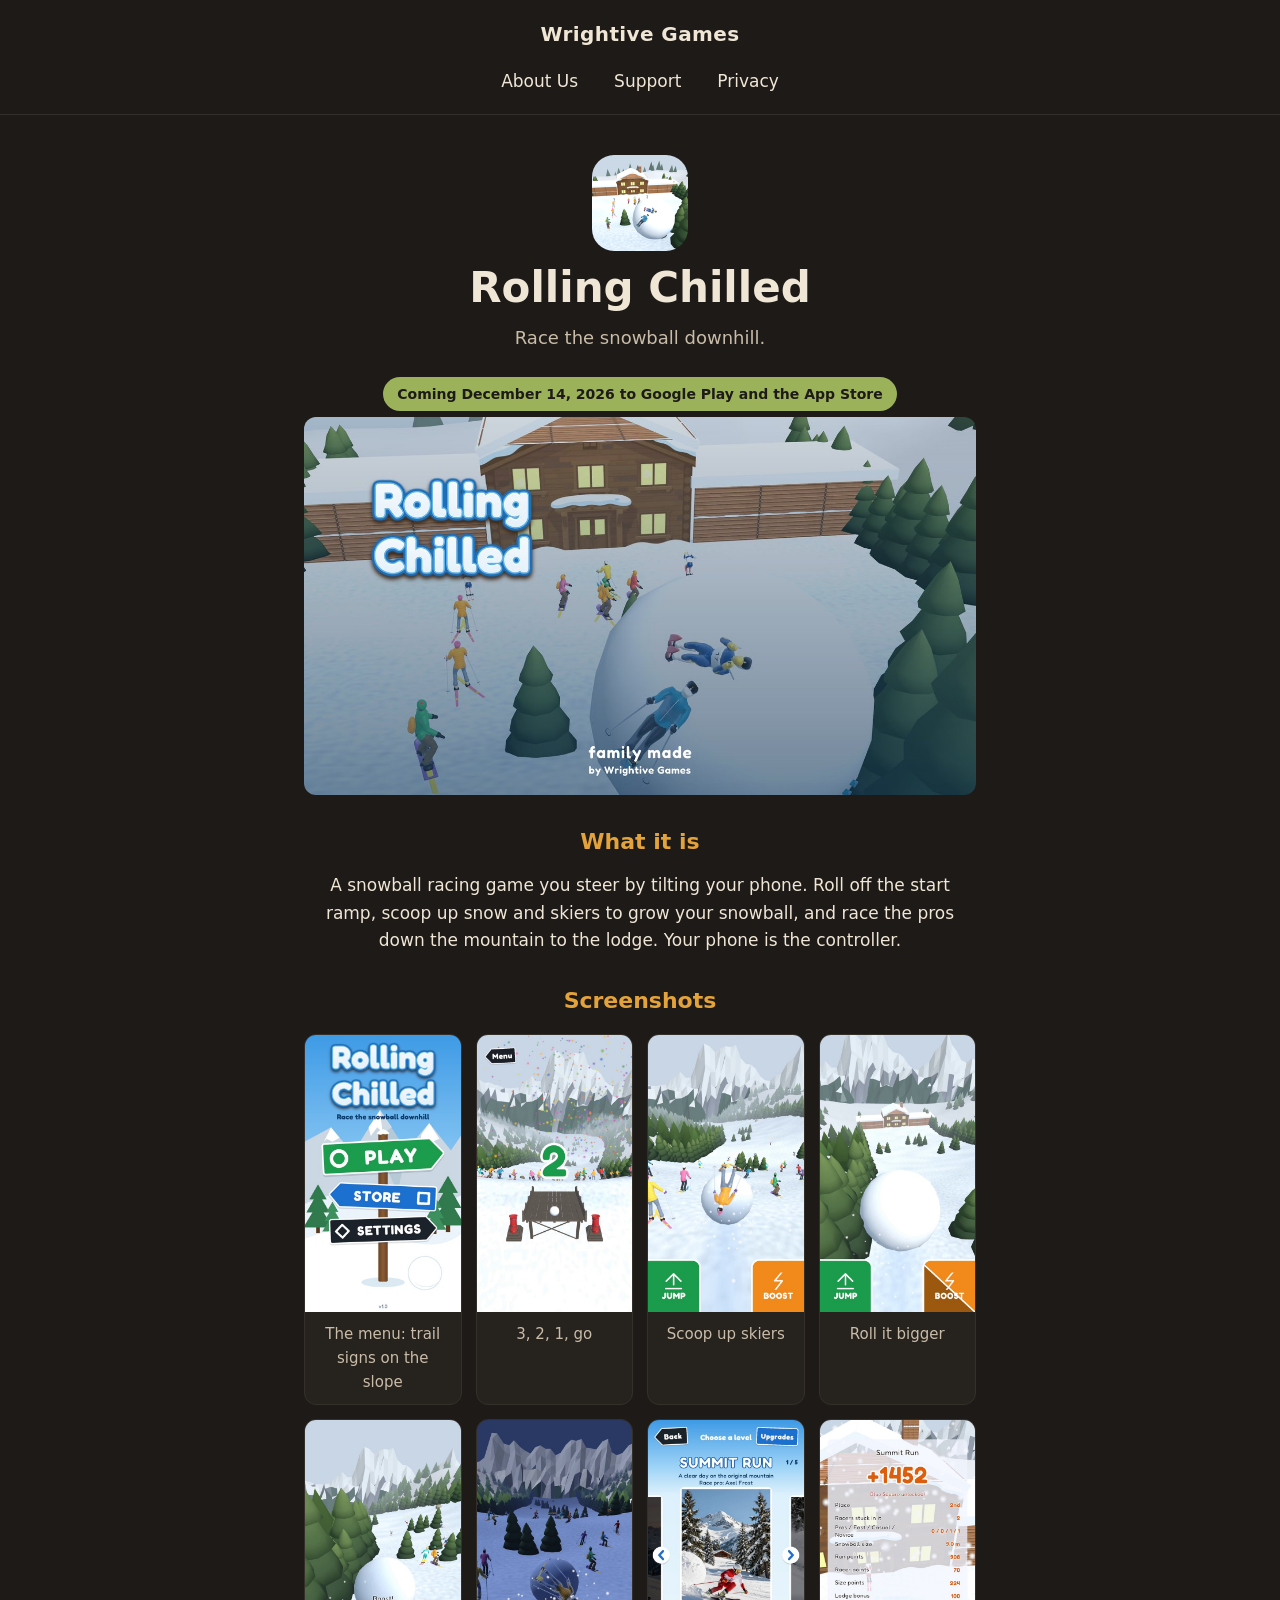
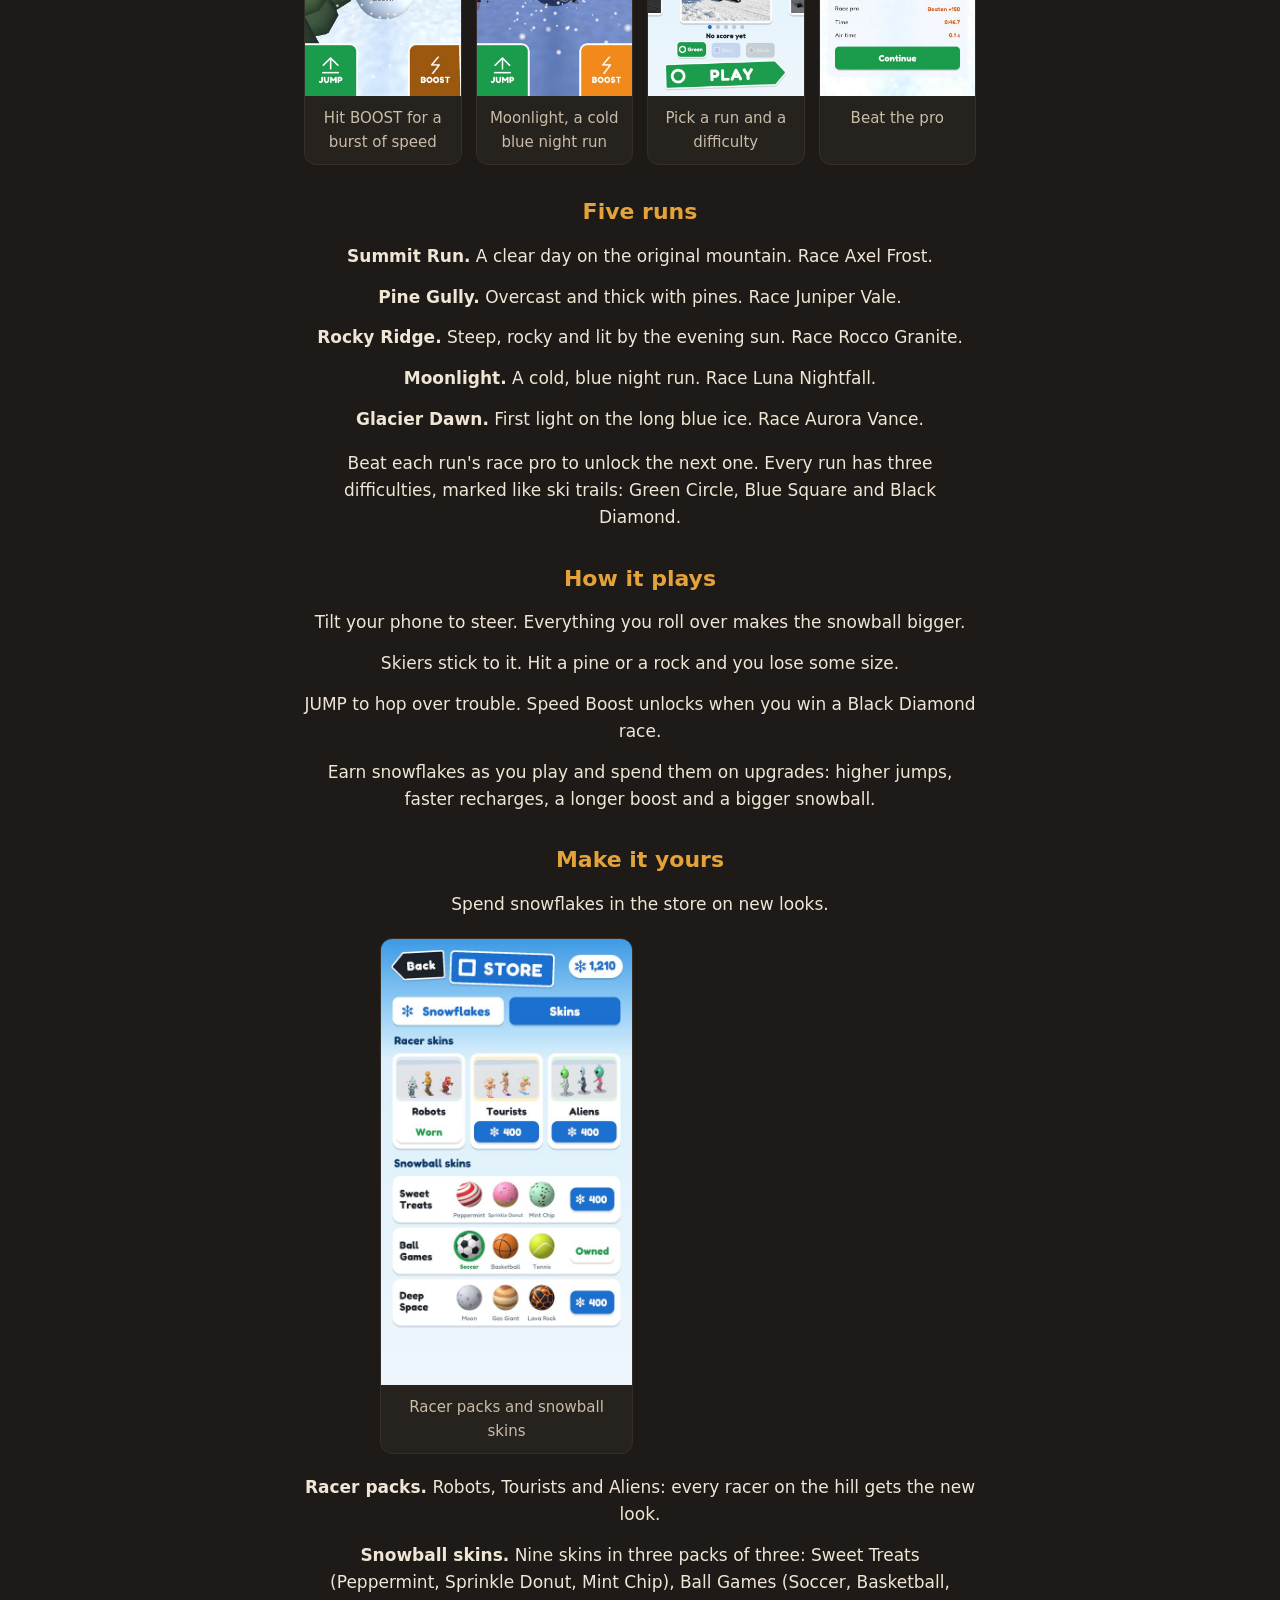
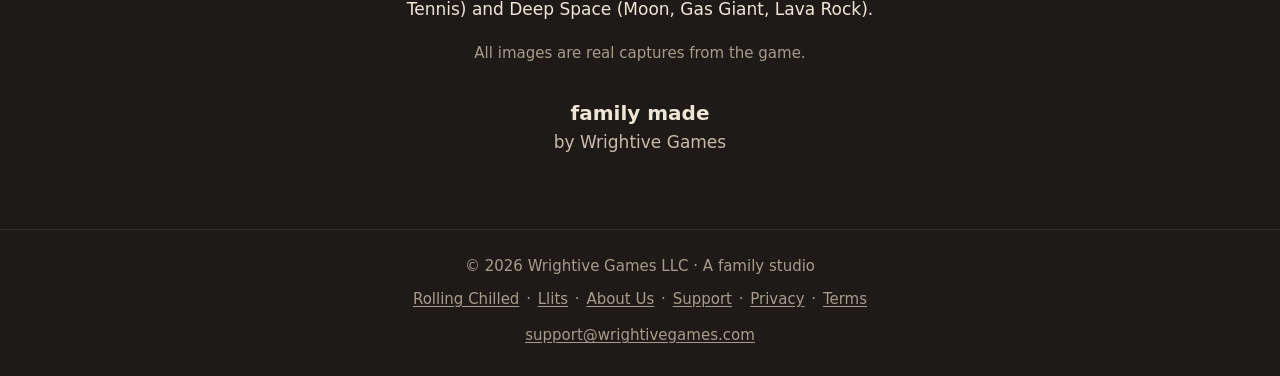
<file: rollingchilled/index.html>
<!DOCTYPE html>
<html lang="en"><head><meta charset="utf-8"><meta name="viewport" content="width=device-width,initial-scale=1"><title>Rolling Chilled | Race the snowball downhill | Wrightive Games</title><meta name="description" content="Rolling Chilled is a tilt game: race a snowball down the mountain, scoop up skiers, grow it huge and beat the race pro to the lodge. Coming December 14, 2026 to Google Play and the App Store."><link rel="icon" href="/favicon.svg" type="image/svg+xml"><link rel="canonical" href="https://wrightivegames.com/rollingchilled/"><meta property="og:type" content="website"><meta property="og:site_name" content="Wrightive Games"><meta property="og:title" content="Rolling Chilled | Race the snowball downhill | Wrightive Games"><meta property="og:description" content="Race a snowball down the mountain, scoop up skiers, grow it huge and beat the race pro to the lodge. Coming December 14, 2026 to Google Play and the App Store."><meta property="og:url" content="https://wrightivegames.com/rollingchilled/"><meta property="og:image" content="https://wrightivegames.com/img/rollingchilled-keyart.jpg"><meta name="twitter:card" content="summary_large_image"><meta name="theme-color" content="#1d1a17"><link rel="stylesheet" href="/style.css"></head>
<body><a class="skip" href="#main">Skip to main content</a><header class="top"><a class="brand" href="/">Wrightive Games</a><nav aria-label="Main"><ul><li><a href="/about/">About Us</a></li><li><a href="/support/">Support</a></li><li><a href="/privacy/">Privacy</a></li></ul></nav></header><main id="main">
<img class="rc-icon" src="/img/rollingchilled-icon.png" width="96" height="96" alt="Rolling Chilled app icon: a big snowball with skiers stuck to it">
<h1>Rolling Chilled</h1><p class="lead">Race the snowball downhill.</p><p class="badge">Coming December 14, 2026 to Google Play and the App Store</p>
<img class="wide" src="/img/rollingchilled-keyart.jpg" width="1280" height="720" alt="Rolling Chilled: a huge snowball with skiers stuck to it rolling past the lodge">
<h2>What it is</h2>
<p>A snowball racing game you steer by tilting your phone. Roll off the start ramp, scoop up snow and skiers to grow your snowball, and race the pros down the mountain to the lodge. Your phone is the controller.</p>
<h2>Screenshots</h2>
<div class="rc-shots">
<figure><img loading="lazy" src="/img/rollingchilled-menu.jpg" width="540" height="960" alt="Rolling Chilled main menu: Play, Store and Settings on trail signs on a signpost in the snow"><figcaption>The menu: trail signs on the slope</figcaption></figure>
<figure><img loading="lazy" src="/img/rollingchilled-shot-start.jpg" width="540" height="960" alt="The start ramp and the 3-2-1 countdown, with the racers lined up below"><figcaption>3, 2, 1, go</figcaption></figure>
<figure><img loading="lazy" src="/img/rollingchilled-shot-scoop.jpg" width="540" height="960" alt="A skier stuck to the snowball as it rolls through the other racers"><figcaption>Scoop up skiers</figcaption></figure>
<figure><img loading="lazy" src="/img/rollingchilled-shot-big.jpg" width="540" height="960" alt="A huge snowball rolling towards the lodge, with the JUMP and BOOST buttons at the bottom"><figcaption>Roll it bigger</figcaption></figure>
<figure><img loading="lazy" src="/img/rollingchilled-shot-boost.jpg" width="540" height="960" alt="Boost: the snowball speeds past the pine trees"><figcaption>Hit BOOST for a burst of speed</figcaption></figure>
<figure><img loading="lazy" src="/img/rollingchilled-shot-moonlight.jpg" width="540" height="960" alt="The Moonlight run: the snowball on a blue snow slope at night"><figcaption>Moonlight, a cold blue night run</figcaption></figure>
<figure><img loading="lazy" src="/img/rollingchilled-levels.jpg" width="540" height="960" alt="The level picker: Summit Run, with Green, Blue and Black difficulty tiles and a PLAY sign"><figcaption>Pick a run and a difficulty</figcaption></figure>
<figure><img loading="lazy" src="/img/rollingchilled-shot-results.jpg" width="540" height="960" alt="The results card: second place, race pro beaten, 1452 points"><figcaption>Beat the pro</figcaption></figure>
</div>
<h2>Five runs</h2>
<ul class="tick">
<li><b>Summit Run.</b> A clear day on the original mountain. Race Axel Frost.</li>
<li><b>Pine Gully.</b> Overcast and thick with pines. Race Juniper Vale.</li>
<li><b>Rocky Ridge.</b> Steep, rocky and lit by the evening sun. Race Rocco Granite.</li>
<li><b>Moonlight.</b> A cold, blue night run. Race Luna Nightfall.</li>
<li><b>Glacier Dawn.</b> First light on the long blue ice. Race Aurora Vance.</li>
</ul>
<p>Beat each run's race pro to unlock the next one. Every run has three difficulties, marked like ski trails: Green Circle, Blue Square and Black Diamond.</p>
<h2>How it plays</h2>
<ul class="tick">
<li>Tilt your phone to steer. Everything you roll over makes the snowball bigger.</li>
<li>Skiers stick to it. Hit a pine or a rock and you lose some size.</li>
<li>JUMP to hop over trouble. Speed Boost unlocks when you win a Black Diamond race.</li>
<li>Earn snowflakes as you play and spend them on upgrades: higher jumps, faster recharges, a longer boost and a bigger snowball.</li>
</ul>
<h2>Make it yours</h2>
<p>Spend snowflakes in the store on new looks.</p>
<div class="rc-shots two">
<figure><img loading="lazy" src="/img/rollingchilled-skins.jpg" width="540" height="960" alt="The Rolling Chilled store skins page: three racer packs (Robots, Tourists, Aliens) and three snowball packs with three skins each"><figcaption>Racer packs and snowball skins</figcaption></figure>
</div>
<ul class="tick">
<li><b>Racer packs.</b> Robots, Tourists and Aliens: every racer on the hill gets the new look.</li>
<li><b>Snowball skins.</b> Nine skins in three packs of three: Sweet Treats (Peppermint, Sprinkle Donut, Mint Chip), Ball Games (Soccer, Basketball, Tennis) and Deep Space (Moon, Gas Giant, Lava Rock).</li>
</ul>
<p class="small">All images are real captures from the game.</p>
<p class="rc-made"><b>family made</b><br>by Wrightive Games</p>
</main><footer><p>&copy; 2026 Wrightive Games LLC &middot; A family studio</p><nav aria-label="Footer"><p><a href="/rollingchilled/">Rolling Chilled</a> &middot; <a href="/llits/">Llits</a> &middot; <a href="/about/">About Us</a> &middot; <a href="/support/">Support</a> &middot; <a href="/privacy/">Privacy</a> &middot; <a href="/terms/">Terms</a></p></nav><p><a href="mailto:support@wrightivegames.com">support@wrightivegames.com</a></p></footer></body></html>
</file>
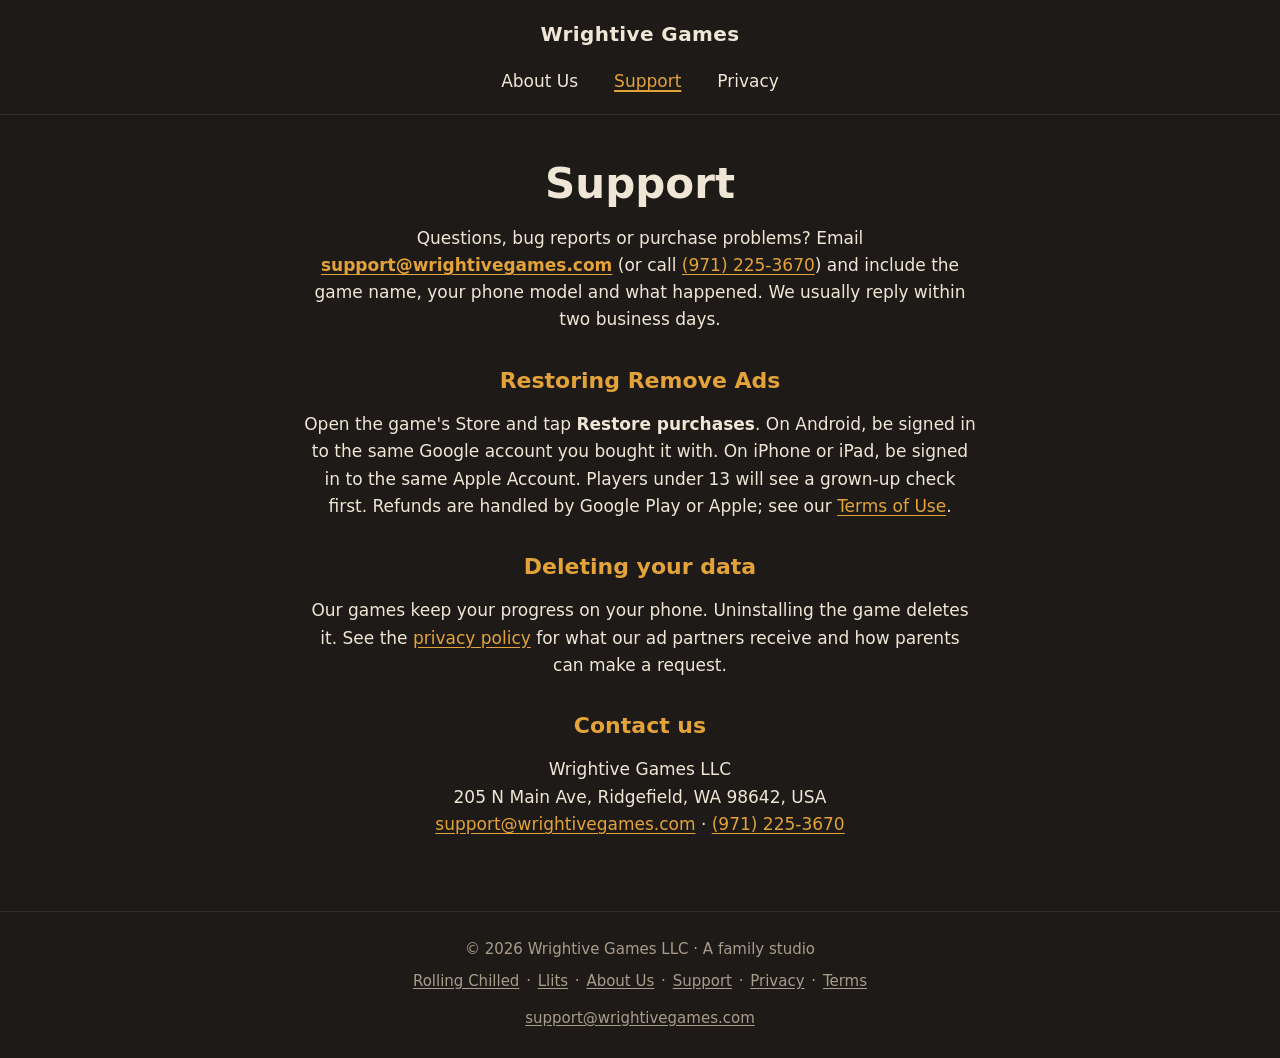
<file: support/index.html>
<!DOCTYPE html>
<html lang="en"><head><meta charset="utf-8"><meta name="viewport" content="width=device-width,initial-scale=1">
<title>Support | Wrightive Games</title><meta name="description" content="Get help with Wrightive Games titles."><link rel="icon" href="/favicon.svg" type="image/svg+xml"><link rel="canonical" href="https://wrightivegames.com/support/"><meta property="og:type" content="website"><meta property="og:site_name" content="Wrightive Games"><meta property="og:title" content="Support | Wrightive Games"><meta property="og:description" content="Get help with Wrightive Games titles."><meta property="og:url" content="https://wrightivegames.com/support/"><meta property="og:image" content="https://wrightivegames.com/img/fellstone-rockslide.jpg"><meta name="twitter:card" content="summary_large_image"><meta name="theme-color" content="#1d1a17"><link rel="stylesheet" href="/style.css"></head>
<body><a class="skip" href="#main">Skip to main content</a><header class="top"><a class="brand" href="/">Wrightive Games</a><nav aria-label="Main"><ul><li><a href="/about/">About Us</a></li><li><a href="/support/" aria-current="page">Support</a></li><li><a href="/privacy/">Privacy</a></li></ul></nav></header><main id="main">
<h1>Support</h1><p>Questions, bug reports or purchase problems? Email <a href="mailto:support@wrightivegames.com"><strong>support@wrightivegames.com</strong></a> (or call <a href="tel:+19712253670">(971) 225-3670</a>) and include the game name, your phone model and what happened. We usually reply within two business days.</p>
<h2>Restoring Remove Ads</h2><p>Open the game's Store and tap <strong>Restore purchases</strong>. On Android, be signed in to the same Google account you bought it with. On iPhone or iPad, be signed in to the same Apple Account. Players under 13 will see a grown-up check first. Refunds are handled by Google Play or Apple; see our <a href="/terms/">Terms of Use</a>.</p>
<h2>Deleting your data</h2><p>Our games keep your progress on your phone. Uninstalling the game deletes it. See the <a href="/privacy/">privacy policy</a> for what our ad partners receive and how parents can make a request.</p>
<h2>Contact us</h2><p>Wrightive Games LLC<br>205 N Main Ave, Ridgefield, WA 98642, USA<br><a href="mailto:support@wrightivegames.com">support@wrightivegames.com</a> &middot; <a href="tel:+19712253670">(971) 225-3670</a></p></main><footer><p>&copy; 2026 Wrightive Games LLC &middot; A family studio</p><nav aria-label="Footer"><p><a href="/rollingchilled/">Rolling Chilled</a> &middot; <a href="/llits/">Llits</a> &middot; <a href="/about/">About Us</a> &middot; <a href="/support/">Support</a> &middot; <a href="/privacy/">Privacy</a> &middot; <a href="/terms/">Terms</a></p></nav><p><a href="mailto:support@wrightivegames.com">support@wrightivegames.com</a></p></footer></body></html>
</file>
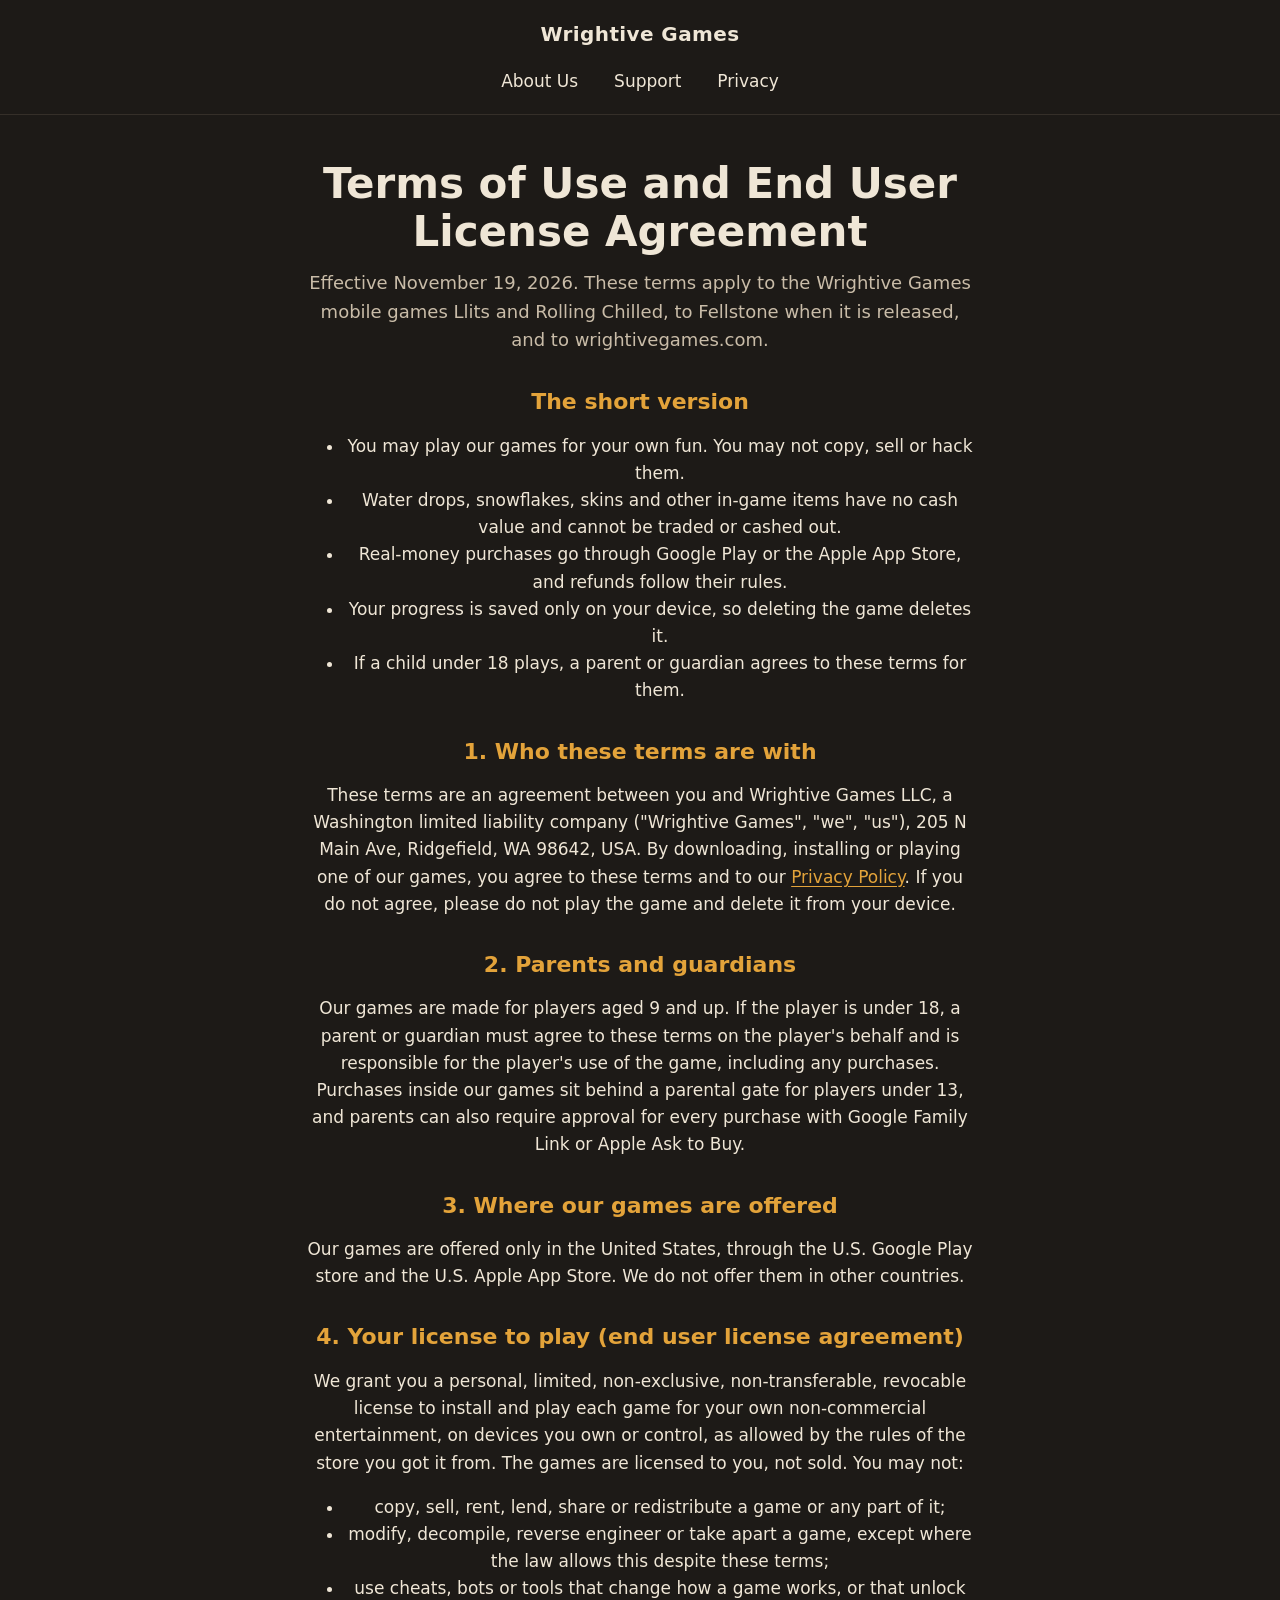
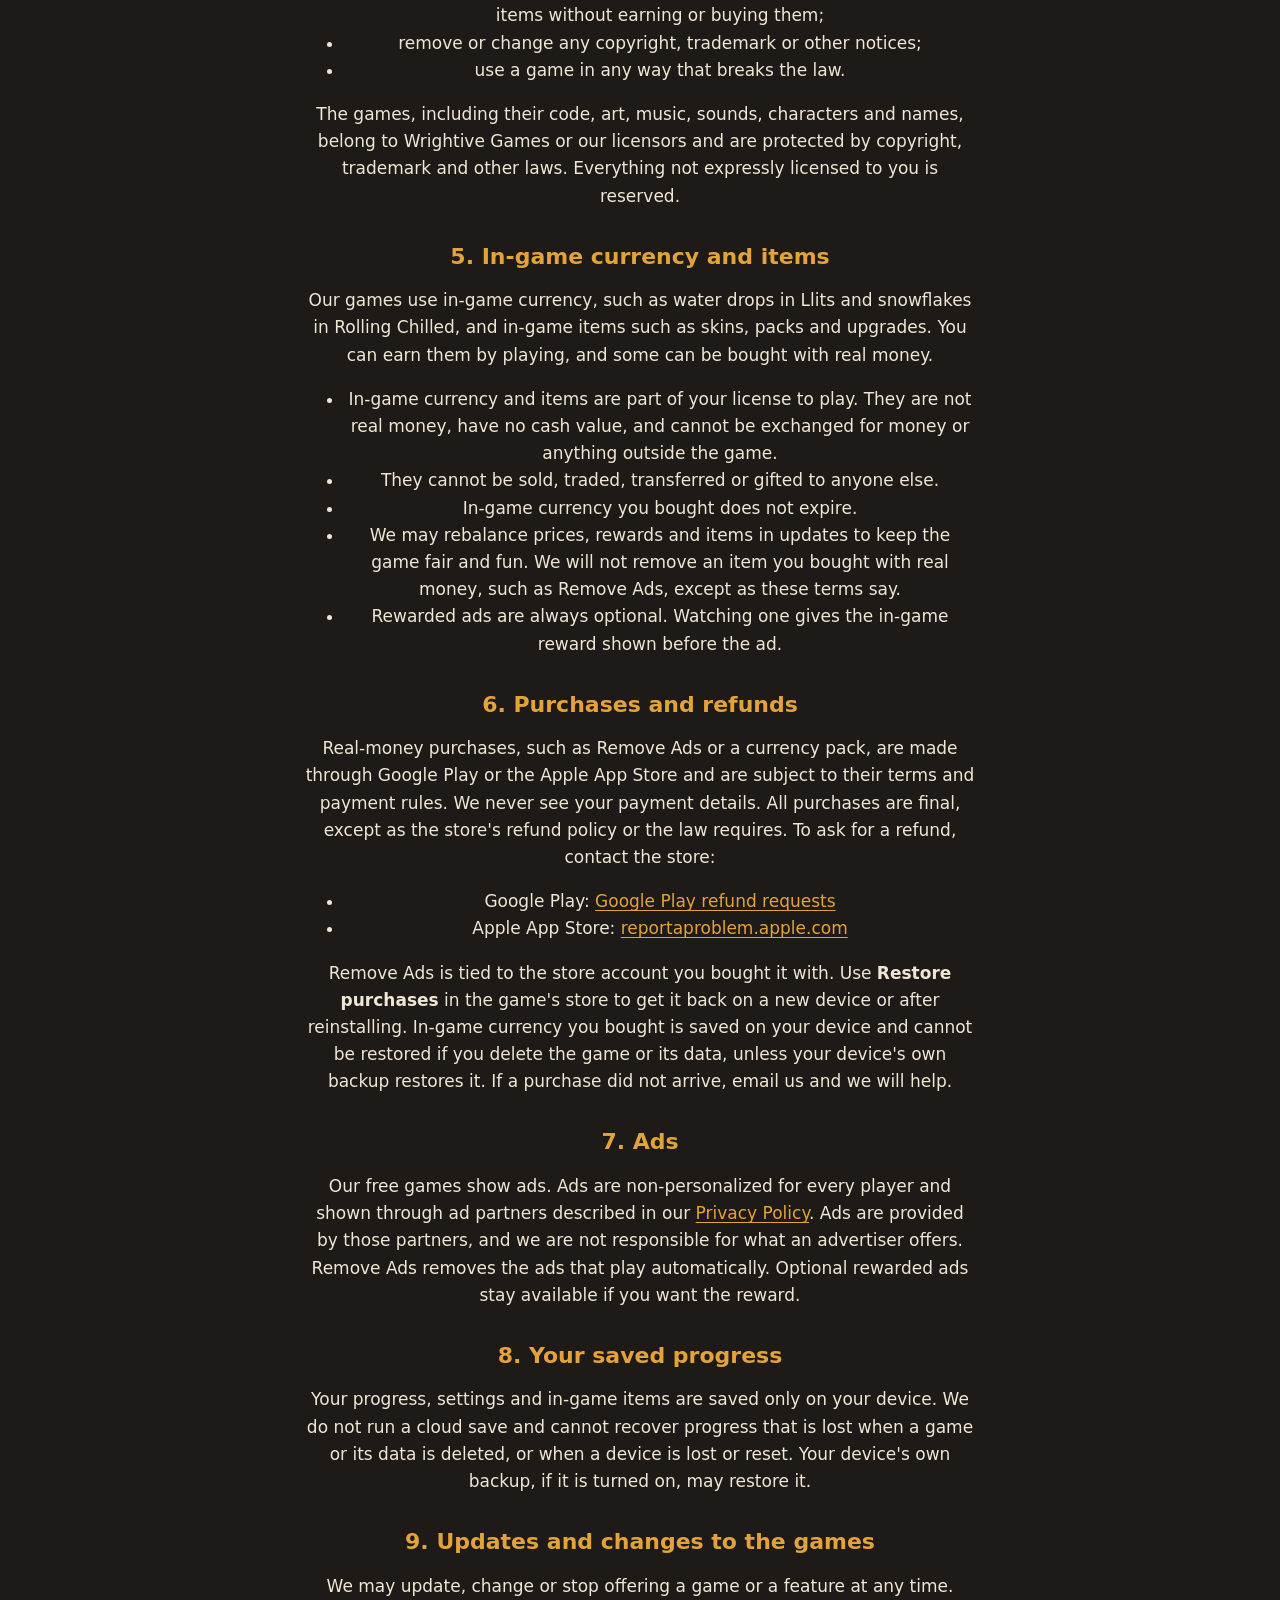
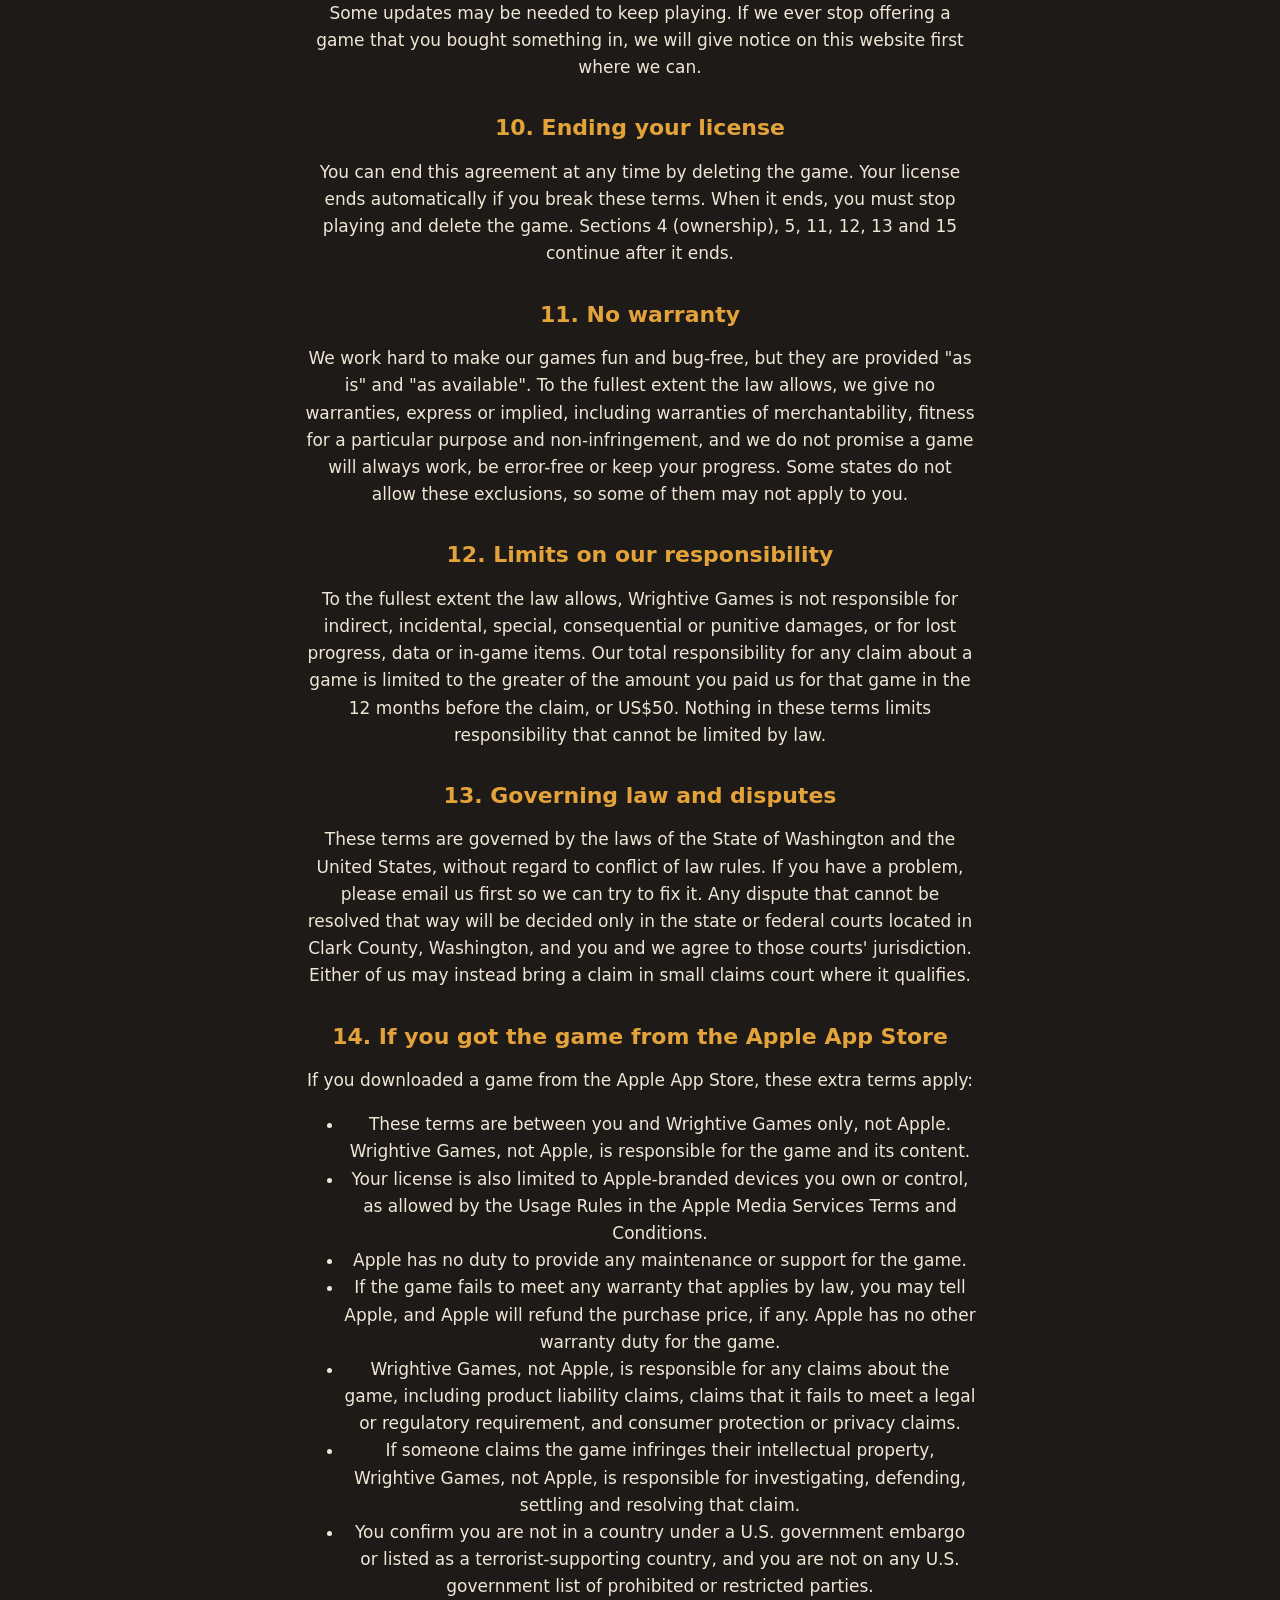
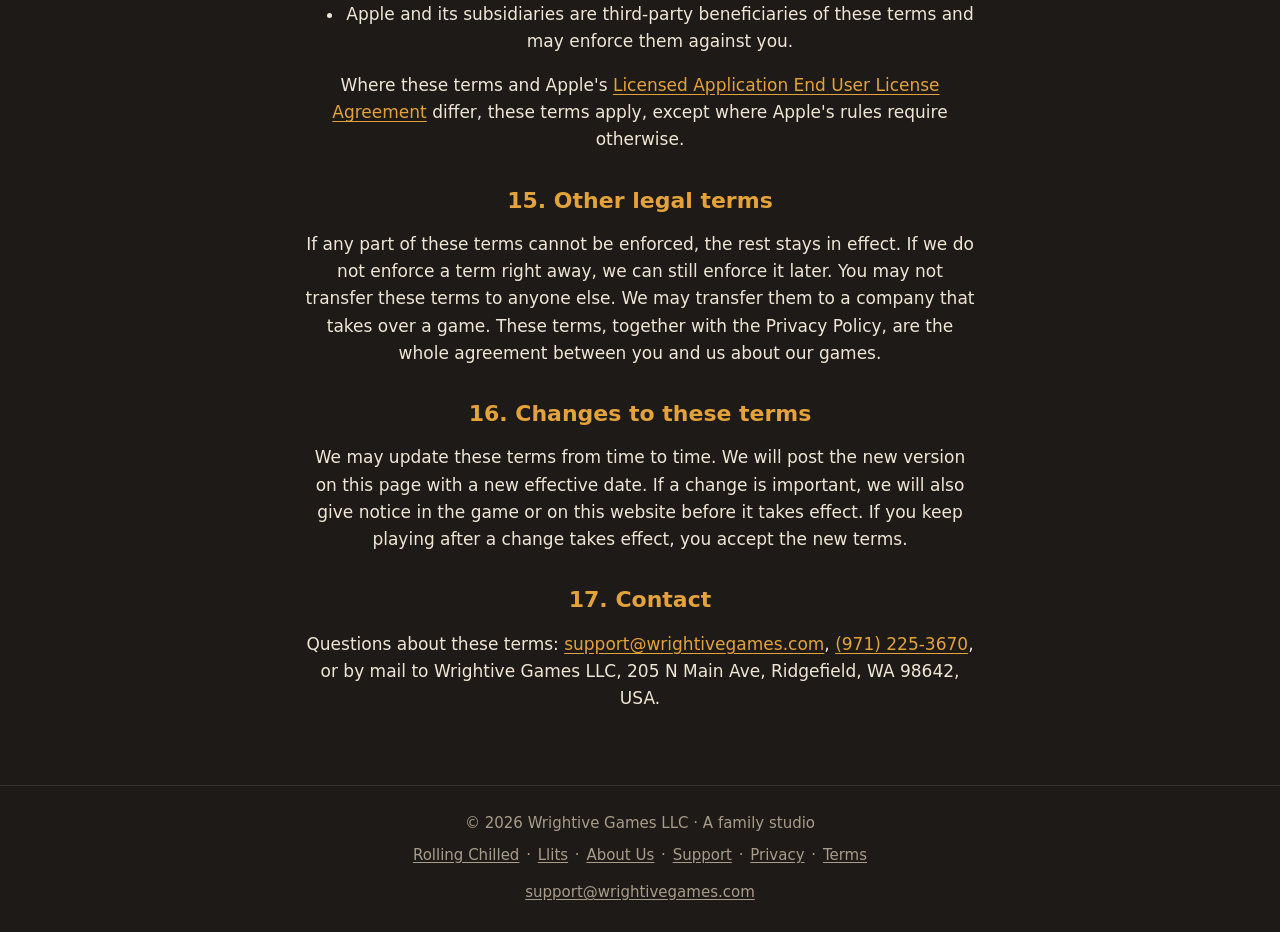
<file: terms/index.html>
<!DOCTYPE html>
<html lang="en"><head><meta charset="utf-8"><meta name="viewport" content="width=device-width,initial-scale=1">
<title>Terms of Use | Wrightive Games</title><meta name="description" content="The rules for playing Wrightive Games and buying in-game items, including our end user license agreement."><link rel="icon" href="/favicon.svg" type="image/svg+xml"><link rel="canonical" href="https://wrightivegames.com/terms/"><meta property="og:type" content="website"><meta property="og:site_name" content="Wrightive Games"><meta property="og:title" content="Terms of Use | Wrightive Games"><meta property="og:description" content="The rules for playing Wrightive Games and buying in-game items, including our end user license agreement."><meta property="og:url" content="https://wrightivegames.com/terms/"><meta property="og:image" content="https://wrightivegames.com/img/fellstone-rockslide.jpg"><meta name="twitter:card" content="summary_large_image"><meta name="theme-color" content="#1d1a17"><link rel="stylesheet" href="/style.css"></head>
<body><a class="skip" href="#main">Skip to main content</a><header class="top"><a class="brand" href="/">Wrightive Games</a><nav aria-label="Main"><ul><li><a href="/about/">About Us</a></li><li><a href="/support/">Support</a></li><li><a href="/privacy/">Privacy</a></li></ul></nav></header><main id="main"><h1>Terms of Use and End User License Agreement</h1><p class="lead">Effective November 19, 2026. These terms apply to the Wrightive Games mobile games Llits and Rolling Chilled, to Fellstone when it is released, and to wrightivegames.com.</p>

<h2>The short version</h2>
<ul>
<li>You may play our games for your own fun. You may not copy, sell or hack them.</li>
<li>Water drops, snowflakes, skins and other in-game items have no cash value and cannot be traded or cashed out.</li>
<li>Real-money purchases go through Google Play or the Apple App Store, and refunds follow their rules.</li>
<li>Your progress is saved only on your device, so deleting the game deletes it.</li>
<li>If a child under 18 plays, a parent or guardian agrees to these terms for them.</li></ul>

<h2>1. Who these terms are with</h2>
<p>These terms are an agreement between you and Wrightive Games LLC, a Washington limited liability company ("Wrightive Games", "we", "us"), 205 N Main Ave, Ridgefield, WA 98642, USA. By downloading, installing or playing one of our games, you agree to these terms and to our <a href="/privacy/">Privacy Policy</a>. If you do not agree, please do not play the game and delete it from your device.</p>

<h2>2. Parents and guardians</h2>
<p>Our games are made for players aged 9 and up. If the player is under 18, a parent or guardian must agree to these terms on the player's behalf and is responsible for the player's use of the game, including any purchases. Purchases inside our games sit behind a parental gate for players under 13, and parents can also require approval for every purchase with Google Family Link or Apple Ask to Buy.</p>

<h2>3. Where our games are offered</h2>
<p>Our games are offered only in the United States, through the U.S. Google Play store and the U.S. Apple App Store. We do not offer them in other countries.</p>

<h2>4. Your license to play (end user license agreement)</h2>
<p>We grant you a personal, limited, non-exclusive, non-transferable, revocable license to install and play each game for your own non-commercial entertainment, on devices you own or control, as allowed by the rules of the store you got it from. The games are licensed to you, not sold. You may not:</p>
<ul>
<li>copy, sell, rent, lend, share or redistribute a game or any part of it;</li>
<li>modify, decompile, reverse engineer or take apart a game, except where the law allows this despite these terms;</li>
<li>use cheats, bots or tools that change how a game works, or that unlock items without earning or buying them;</li>
<li>remove or change any copyright, trademark or other notices;</li>
<li>use a game in any way that breaks the law.</li></ul>
<p>The games, including their code, art, music, sounds, characters and names, belong to Wrightive Games or our licensors and are protected by copyright, trademark and other laws. Everything not expressly licensed to you is reserved.</p>

<h2>5. In-game currency and items</h2>
<p>Our games use in-game currency, such as water drops in Llits and snowflakes in Rolling Chilled, and in-game items such as skins, packs and upgrades. You can earn them by playing, and some can be bought with real money.</p>
<ul>
<li>In-game currency and items are part of your license to play. They are not real money, have no cash value, and cannot be exchanged for money or anything outside the game.</li>
<li>They cannot be sold, traded, transferred or gifted to anyone else.</li>
<li>In-game currency you bought does not expire.</li>
<li>We may rebalance prices, rewards and items in updates to keep the game fair and fun. We will not remove an item you bought with real money, such as Remove Ads, except as these terms say.</li>
<li>Rewarded ads are always optional. Watching one gives the in-game reward shown before the ad.</li></ul>

<h2>6. Purchases and refunds</h2>
<p>Real-money purchases, such as Remove Ads or a currency pack, are made through Google Play or the Apple App Store and are subject to their terms and payment rules. We never see your payment details. All purchases are final, except as the store's refund policy or the law requires. To ask for a refund, contact the store:</p>
<ul>
<li>Google Play: <a href="https://support.google.com/googleplay/answer/2479637">Google Play refund requests</a></li>
<li>Apple App Store: <a href="https://reportaproblem.apple.com">reportaproblem.apple.com</a></li></ul>
<p>Remove Ads is tied to the store account you bought it with. Use <strong>Restore purchases</strong> in the game's store to get it back on a new device or after reinstalling. In-game currency you bought is saved on your device and cannot be restored if you delete the game or its data, unless your device's own backup restores it. If a purchase did not arrive, email us and we will help.</p>

<h2>7. Ads</h2>
<p>Our free games show ads. Ads are non-personalized for every player and shown through ad partners described in our <a href="/privacy/">Privacy Policy</a>. Ads are provided by those partners, and we are not responsible for what an advertiser offers. Remove Ads removes the ads that play automatically. Optional rewarded ads stay available if you want the reward.</p>

<h2>8. Your saved progress</h2>
<p>Your progress, settings and in-game items are saved only on your device. We do not run a cloud save and cannot recover progress that is lost when a game or its data is deleted, or when a device is lost or reset. Your device's own backup, if it is turned on, may restore it.</p>

<h2>9. Updates and changes to the games</h2>
<p>We may update, change or stop offering a game or a feature at any time. Some updates may be needed to keep playing. If we ever stop offering a game that you bought something in, we will give notice on this website first where we can.</p>

<h2>10. Ending your license</h2>
<p>You can end this agreement at any time by deleting the game. Your license ends automatically if you break these terms. When it ends, you must stop playing and delete the game. Sections 4 (ownership), 5, 11, 12, 13 and 15 continue after it ends.</p>

<h2>11. No warranty</h2>
<p>We work hard to make our games fun and bug-free, but they are provided "as is" and "as available". To the fullest extent the law allows, we give no warranties, express or implied, including warranties of merchantability, fitness for a particular purpose and non-infringement, and we do not promise a game will always work, be error-free or keep your progress. Some states do not allow these exclusions, so some of them may not apply to you.</p>

<h2>12. Limits on our responsibility</h2>
<p>To the fullest extent the law allows, Wrightive Games is not responsible for indirect, incidental, special, consequential or punitive damages, or for lost progress, data or in-game items. Our total responsibility for any claim about a game is limited to the greater of the amount you paid us for that game in the 12 months before the claim, or US$50. Nothing in these terms limits responsibility that cannot be limited by law.</p>

<h2>13. Governing law and disputes</h2>
<p>These terms are governed by the laws of the State of Washington and the United States, without regard to conflict of law rules. If you have a problem, please email us first so we can try to fix it. Any dispute that cannot be resolved that way will be decided only in the state or federal courts located in Clark County, Washington, and you and we agree to those courts' jurisdiction. Either of us may instead bring a claim in small claims court where it qualifies.</p>

<h2>14. If you got the game from the Apple App Store</h2>
<p>If you downloaded a game from the Apple App Store, these extra terms apply:</p>
<ul>
<li>These terms are between you and Wrightive Games only, not Apple. Wrightive Games, not Apple, is responsible for the game and its content.</li>
<li>Your license is also limited to Apple-branded devices you own or control, as allowed by the Usage Rules in the Apple Media Services Terms and Conditions.</li>
<li>Apple has no duty to provide any maintenance or support for the game.</li>
<li>If the game fails to meet any warranty that applies by law, you may tell Apple, and Apple will refund the purchase price, if any. Apple has no other warranty duty for the game.</li>
<li>Wrightive Games, not Apple, is responsible for any claims about the game, including product liability claims, claims that it fails to meet a legal or regulatory requirement, and consumer protection or privacy claims.</li>
<li>If someone claims the game infringes their intellectual property, Wrightive Games, not Apple, is responsible for investigating, defending, settling and resolving that claim.</li>
<li>You confirm you are not in a country under a U.S. government embargo or listed as a terrorist-supporting country, and you are not on any U.S. government list of prohibited or restricted parties.</li>
<li>Apple and its subsidiaries are third-party beneficiaries of these terms and may enforce them against you.</li></ul>
<p>Where these terms and Apple's <a href="https://www.apple.com/legal/internet-services/itunes/dev/stdeula/">Licensed Application End User License Agreement</a> differ, these terms apply, except where Apple's rules require otherwise.</p>

<h2>15. Other legal terms</h2>
<p>If any part of these terms cannot be enforced, the rest stays in effect. If we do not enforce a term right away, we can still enforce it later. You may not transfer these terms to anyone else. We may transfer them to a company that takes over a game. These terms, together with the Privacy Policy, are the whole agreement between you and us about our games.</p>

<h2>16. Changes to these terms</h2>
<p>We may update these terms from time to time. We will post the new version on this page with a new effective date. If a change is important, we will also give notice in the game or on this website before it takes effect. If you keep playing after a change takes effect, you accept the new terms.</p>

<h2>17. Contact</h2>
<p>Questions about these terms: <a href="mailto:support@wrightivegames.com">support@wrightivegames.com</a>, <a href="tel:+19712253670">(971) 225-3670</a>, or by mail to Wrightive Games LLC, 205 N Main Ave, Ridgefield, WA 98642, USA.</p></main><footer><p>&copy; 2026 Wrightive Games LLC &middot; A family studio</p><nav aria-label="Footer"><p><a href="/rollingchilled/">Rolling Chilled</a> &middot; <a href="/llits/">Llits</a> &middot; <a href="/about/">About Us</a> &middot; <a href="/support/">Support</a> &middot; <a href="/privacy/">Privacy</a> &middot; <a href="/terms/">Terms</a></p></nav><p><a href="mailto:support@wrightivegames.com">support@wrightivegames.com</a></p></footer></body></html>
</file>
<file: style.css>
*{box-sizing:border-box}html{-webkit-text-size-adjust:100%}
body{margin:0;background:#1d1a17;color:#efe6d6;font:16px/1.6 system-ui,-apple-system,"Segoe UI",sans-serif;text-align:center}
a{color:#e3a33a;text-underline-offset:.15em}img{max-width:100%;height:auto}
:focus-visible{outline:3px solid #e3a33a;outline-offset:3px;border-radius:4px}
.skip{position:absolute;left:50%;top:8px;transform:translate(-50%,-200%);z-index:100;background:#e3a33a;color:#1d1a17;font-weight:700;padding:10px 18px;border-radius:8px;text-decoration:none;white-space:nowrap}
.skip:focus{transform:translate(-50%,0);outline-color:#efe6d6}
.top{display:flex;flex-direction:column;align-items:center;gap:6px;padding:14px 16px 10px;background:#1d1a17;border-bottom:1px solid #352f29}
.brand{font-weight:800;font-size:20px;color:#efe6d6;text-decoration:none;letter-spacing:.02em;padding:4px 8px}
.top nav ul{list-style:none;margin:0;padding:0;display:flex;flex-wrap:wrap;justify-content:center;gap:4px 8px}
.top nav a{display:inline-flex;align-items:center;min-height:44px;padding:8px 14px;color:#efe6d6;text-decoration:none;font-size:17px;border-radius:8px}
.top nav a:hover{background:#352f29;color:#e3a33a;text-decoration:underline}
.top nav a[aria-current=page]{color:#e3a33a;text-decoration:underline;text-decoration-thickness:2px}
main{max-width:720px;margin:0 auto;padding:24px 16px 40px}
h1{font-size:32px;line-height:1.15;margin:.3em 0}h2{margin:1.5em 0 .4em;color:#e3a33a;font-size:22px;line-height:1.25}
.lead{font-size:18px;color:#c9bca8;margin-top:0}.hero{padding:8px 0 4px}.hero h1{font-size:38px}.hero p{font-size:18px;color:#c9bca8;max-width:600px;margin-left:auto;margin-right:auto}
.games{display:flex;flex-direction:column;gap:24px;margin-top:20px}
.card{display:block;background:#26221e;border:1px solid #352f29;border-radius:16px;overflow:hidden;text-decoration:none;color:inherit}
.card:hover{border-color:#e3a33a}.card:hover h2{text-decoration:underline}.card img{width:100%;height:220px;object-fit:cover;display:block}.card div{padding:16px}.card h2{margin:0 0 .3em}.card p{margin:.4em 0}
.badge{display:inline-block;background:#9cb25a;color:#1d1a17;font-weight:700;padding:6px 14px;border-radius:999px;font-size:14px;margin:.4em 0}
.aboutline{margin-top:28px}.aboutline h2{margin-top:0}
.modes-intro{margin:20px 0 4px;padding:14px 16px;background:#26221e;border:1px solid #e3a33a;border-radius:12px;font-size:17px}
.modes-intro span{display:inline-block;background:#e3a33a;color:#1d1a17;font-weight:800;padding:2px 10px;border-radius:999px;margin-right:8px;font-size:14px}
.modes{display:flex;flex-direction:column;gap:18px;margin-top:18px}
.mode{background:#26221e;border:1px solid #352f29;border-radius:16px;overflow:hidden}
.mode>img{width:100%;height:220px;object-fit:cover;display:block}
.mode-art{height:220px;display:flex;align-items:center;justify-content:center;background:linear-gradient(#27465e,#1d2f3f)}.mode-art svg{width:120px;height:120px}
.mode-body{padding:16px}.mode-body h2{margin:0 0 .1em;font-size:28px}
.tag{margin:0;color:#a89c8a;font-size:14px;font-weight:700;letter-spacing:.08em;text-transform:uppercase}
.pitch{font-size:18px;font-weight:700;margin:.2em 0}
.mode ul,.tick{list-style:none;padding:0}.mode li{margin:.3em 0}.tick li{margin:.8em 0}
.wide{width:100%;border-radius:12px;display:block}.small{color:#a89c8a;font-size:15px}
.gallery{display:flex;flex-direction:column;gap:14px;margin:20px 0}
.gallery figure{margin:0;background:#26221e;border:1px solid #352f29;border-radius:12px;overflow:hidden}
.gallery img{width:100%;aspect-ratio:16/9;object-fit:cover;display:block}.gallery figcaption{padding:10px 14px;color:#c9bca8;font-size:15px}
footer{border-top:1px solid #352f29;padding:20px 16px;color:#a89c8a;font-size:15px}footer p{margin:.3em 0}footer a{color:#a89c8a;display:inline-block;padding:4px 2px}
@media(min-width:700px){body{font-size:17px}main{padding:32px 24px 56px}h1{font-size:42px}.hero h1{font-size:52px}.card img,.mode>img,.mode-art{height:300px}}
@media(prefers-reduced-motion:reduce){*{transition:none!important;animation:none!important;scroll-behavior:auto!important}}
.ll-icon{width:96px;height:96px;border-radius:22px;display:block;margin:8px auto 0}
.ll-shots{display:grid;grid-template-columns:repeat(2,1fr);gap:14px;margin:20px 0}
.ll-shots figure{margin:0;background:#26221e;border:1px solid #352f29;border-radius:12px;overflow:hidden}
.ll-shots img{width:100%;height:auto;display:block}.ll-shots figcaption{padding:10px 12px;color:#c9bca8;font-size:15px}
.ll-shots.two{align-items:start}
.ll-made{margin-top:32px;color:#c9bca8}.ll-made b{font-size:20px;color:#efe6d6}
@media(min-width:700px){.ll-shots{grid-template-columns:repeat(3,1fr)}.ll-shots.two{grid-template-columns:repeat(2,1fr);max-width:520px;margin-left:auto;margin-right:auto}}
.rc-icon{width:96px;height:96px;border-radius:22px;display:block;margin:8px auto 0}
.rc-shots{display:grid;grid-template-columns:repeat(2,1fr);gap:14px;margin:20px 0}
.rc-shots figure{margin:0;background:#26221e;border:1px solid #352f29;border-radius:12px;overflow:hidden}
.rc-shots img{width:100%;height:auto;display:block}.rc-shots figcaption{padding:10px 12px;color:#c9bca8;font-size:15px}
.rc-shots.two{align-items:start}
.rc-made{margin-top:32px;color:#c9bca8}.rc-made b{font-size:20px;color:#efe6d6}
@media(min-width:700px){.rc-shots{grid-template-columns:repeat(4,1fr)}.rc-shots.two{grid-template-columns:repeat(2,1fr);max-width:520px;margin-left:auto;margin-right:auto}}
.card.card-off{position:relative;cursor:default;pointer-events:none;user-select:none;border:0}.card.card-off img{filter:grayscale(1)}.card.card-off h2,.card.card-off p:not(.badge){color:#8a857d}.card.card-off::after{content:"";position:absolute;inset:0;background:rgba(90,90,90,.55);pointer-events:none}.card.card-off .badge{position:relative;z-index:2}
</file>
